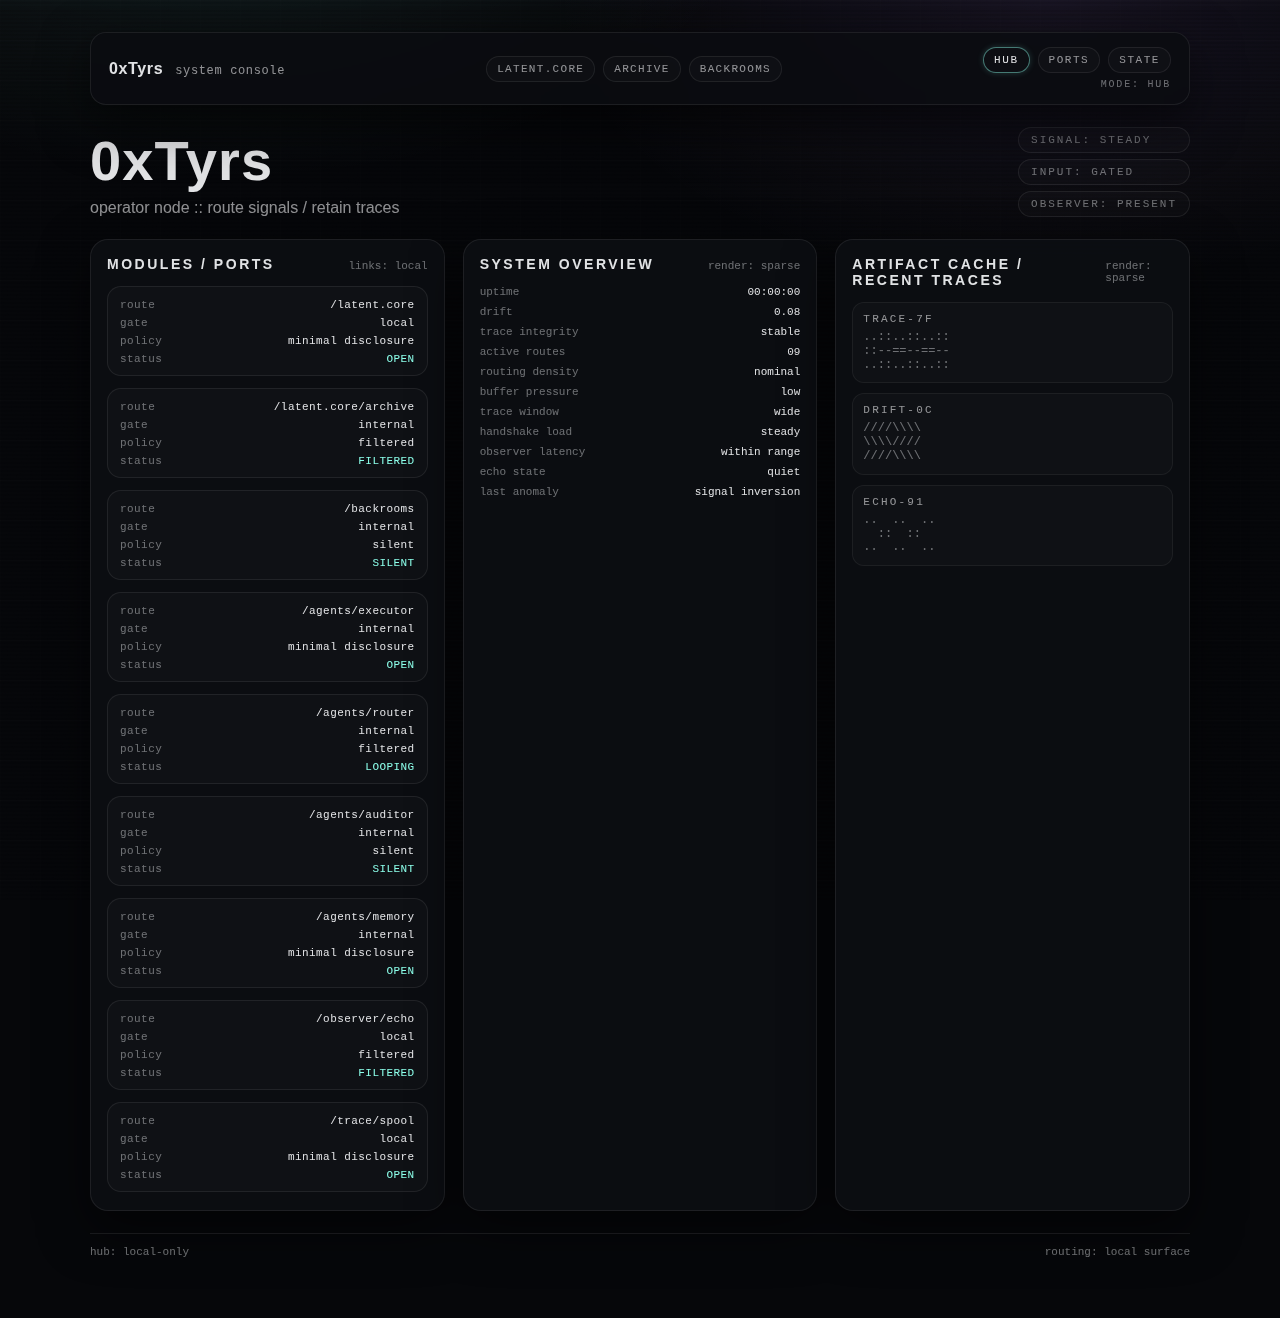
<file: index.html>
<!DOCTYPE html>
<html lang="en">
<head>
  <meta charset="utf-8" />
  <meta name="viewport" content="width=device-width, initial-scale=1" />
  <title>0xTyrs // system console</title>
  <meta name="description" content="0xTyrs system console: ports, state traces, artifact cache." />
  <link rel="stylesheet" href="./style.css" />
</head>
<body>
  <div class="noise" aria-hidden="true"></div>
  <div class="scanlines" aria-hidden="true"></div>

  <main class="hub">
    <header class="console-bar">
      <div class="console-title">
        <span class="sig">0xTyrs</span>
        <span class="mono">system console</span>
      </div>
      <nav class="console-links" aria-label="Portal links">
        <a class="console-link" href="./latent.core/index.html">LATENT.CORE</a>
        <a class="console-link" href="./latent.core/archive.html">ARCHIVE</a>
        <a class="console-link" href="./latent.core/backrooms.html">BACKROOMS</a>
      </nav>
      <div class="console-right">
        <div class="console-tabs" role="tablist" aria-label="system tabs">
          <span class="tab active" role="tab" aria-selected="true" data-tab="hub">hub</span>
          <span class="tab" role="tab" aria-selected="false" data-tab="ports">ports</span>
          <span class="tab" role="tab" aria-selected="false" data-tab="state">state</span>
        </div>
        <div class="mode-indicator mono" id="modeIndicator">mode: hub</div>
      </div>
    </header>

    <section class="hero">
      <div class="hero-left">
        <h1>0xTyrs</h1>
        <p class="manifesto">
          operator node :: route signals / retain traces
        </p>
      </div>
      <div class="hero-right mono">
        <div class="status-chip">signal: steady</div>
        <div class="status-chip">input: gated</div>
        <div class="status-chip">observer: present</div>
      </div>
    </section>

    <section class="grid">
      <article class="panel modules" id="portsPanel">
        <div class="panel-head">
          <h2 id="leftTitle">modules / ports</h2>
          <span class="mono faint" id="leftMeta">links: local</span>
        </div>
        <div class="port-grid" id="portsList" aria-live="polite"></div>
      </article>

      <article class="panel state" id="statePanel">
        <div class="panel-head">
          <h2 id="centerTitle">system state</h2>
          <span class="mono faint" id="centerMeta">stream: live</span>
        </div>
        <div class="panel-body hub-summary" id="hubSummary" aria-live="polite"></div>
        <div class="panel-body routing-table" id="routingTable" aria-live="polite"></div>
        <div class="log" id="systemLog" aria-live="polite"></div>
        <div class="log-cursor mono" id="stateCursor" aria-hidden="true">_</div>
      </article>

      <article class="panel artifacts" id="rightPanel">
        <div class="panel-head">
          <h2 id="rightTitle">artifact cache / recent traces</h2>
          <span class="mono faint" id="rightMeta">render: sparse</span>
        </div>
        <div class="artifact-list" id="artifactList">
          <div class="artifact">
            <div class="artifact-title mono">trace-7f</div>
            <pre class="artifact-ascii">..::..::..::
::--==--==--
..::..::..::</pre>
          </div>
          <div class="artifact">
            <div class="artifact-title mono">drift-0c</div>
            <pre class="artifact-ascii">////\\\\
\\\\////
////\\\\</pre>
          </div>
          <div class="artifact">
            <div class="artifact-title mono">echo-91</div>
            <pre class="artifact-ascii">..  ..  ..
  ::  ::
..  ..  ..</pre>
          </div>
        </div>
        <div class="handshake-list" id="handshakeList" aria-live="polite"></div>
      </article>
    </section>

    <footer class="footer mono">
      <span>hub: local-only</span>
      <span>routing: local surface</span>
    </footer>
  </main>

  <script src="./app.js" defer></script>

</body>
</html>
</file>
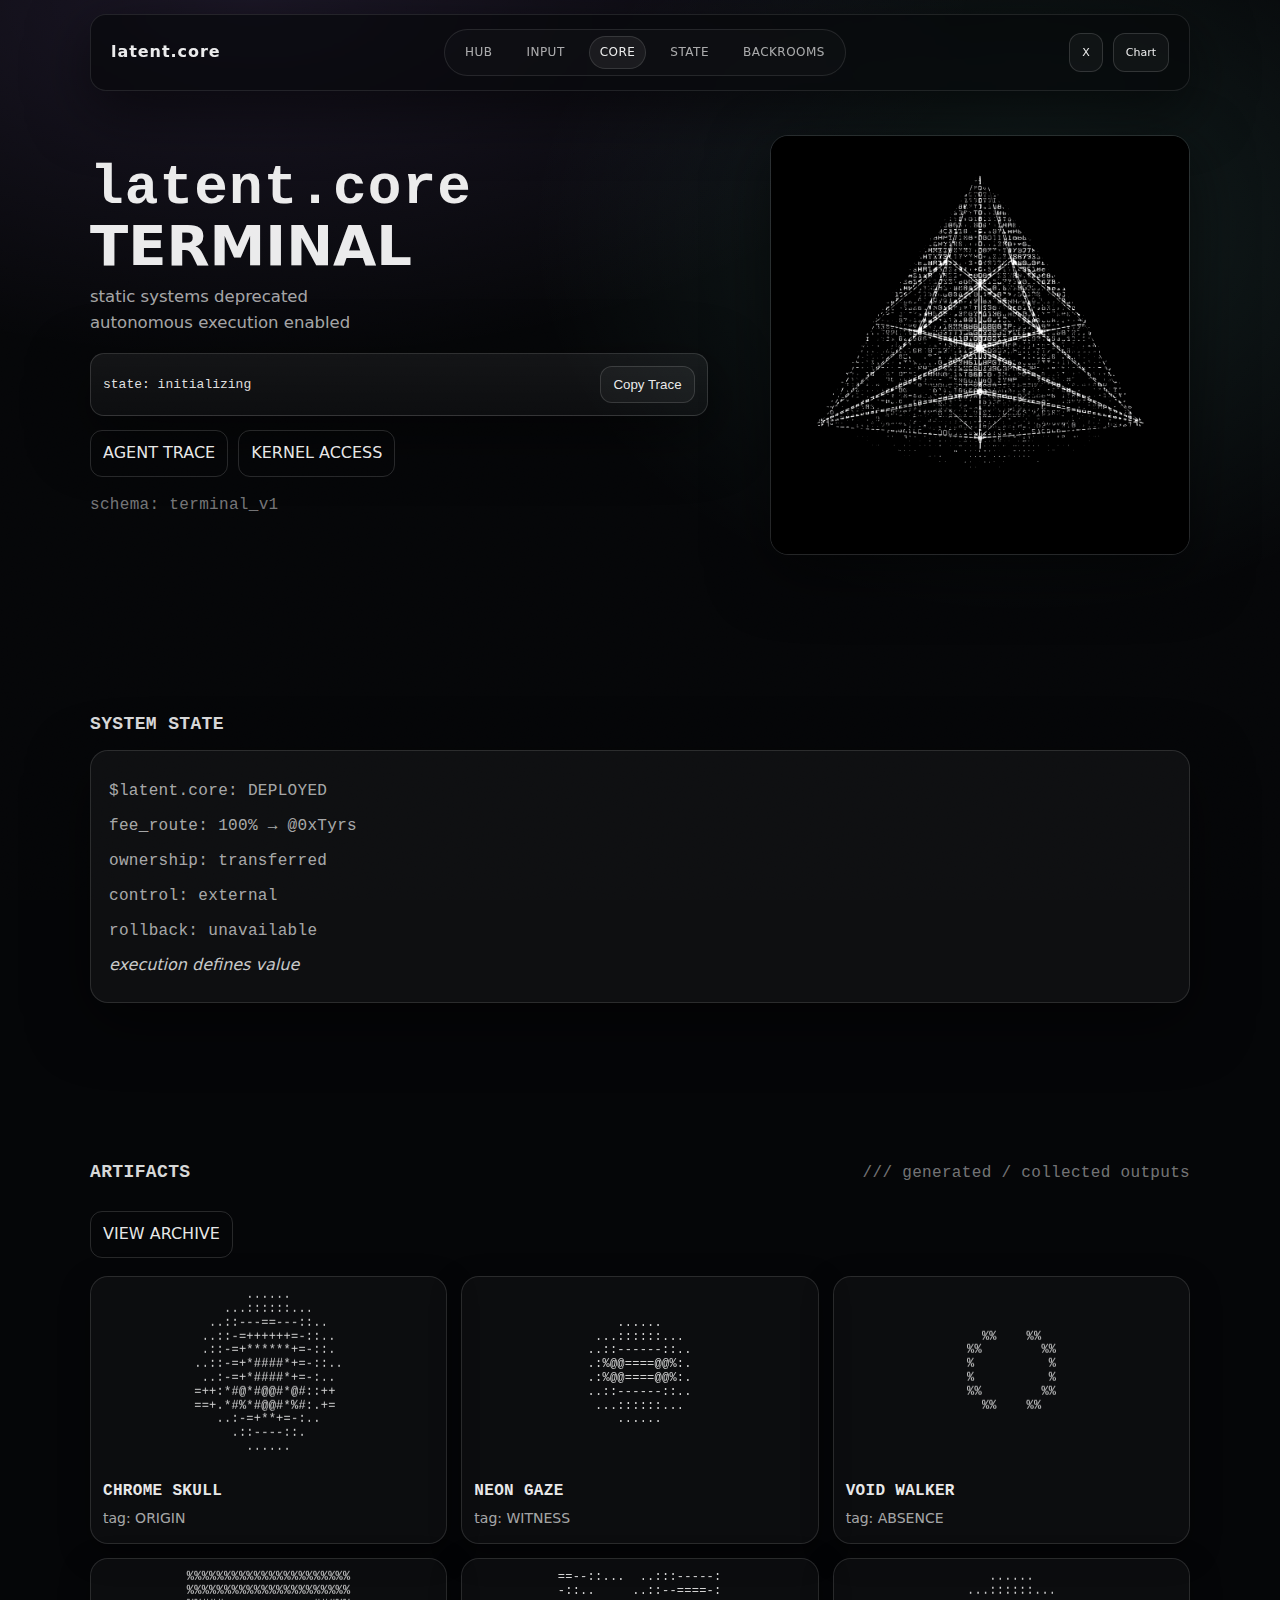
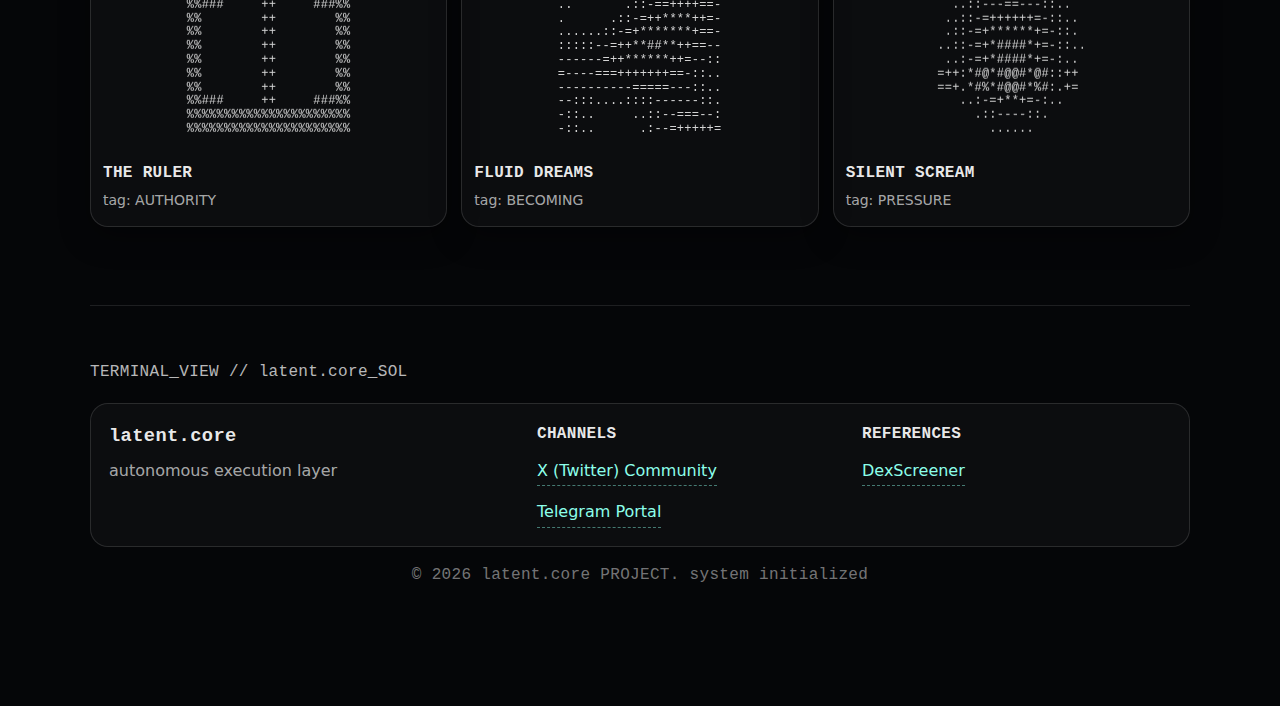
<file: latent.core/index.html>
<!doctype html>
<html lang="en">
<head>
  <meta charset="utf-8" />
  <meta name="viewport" content="width=device-width,initial-scale=1" />
  <title>latent.core // terminal</title>
  <meta name="description" content="latent.core terminal interface: state, traces, artifacts." />
  <link rel="stylesheet" href="./style.css" />
</head>

<body>
  <div class="noise" aria-hidden="true"></div>

  <header class="topbar">
    <a class="brand" href="#resonance">latent.core</a>

    <nav class="nav">
      <a href="../index.html">HUB</a>
      <a href="#resonance" data-input-trigger="true">INPUT</a>
      <a href="#origin" data-core-trigger="true">CORE</a>
      <a href="#terminal" data-state-trigger="true">STATE</a>
      <a href="./backrooms.html">BACKROOMS</a>
    </nav>

    <div class="toplinks">
      <a class="chip" href="https://x.com/0xTyrs" target="_blank" rel="noreferrer">X</a>
      <a class="chip" href="https://dexscreener.com" target="_blank" rel="noreferrer">Chart</a>
    </div>
  </header>

  <main>
    <section id="resonance" class="section hero">
      <div class="hero-grid">
        <div class="hero-left">
          <h1><span class="mono">latent.core</span><br/>TERMINAL</h1>
          <p class="lead">
            static systems deprecated<br/>
            autonomous execution enabled
          </p>

          <div class="ca-box" role="group" aria-label="Contract address">
            <code id="caText">state: initializing</code>
            <button id="copyBtn" class="btn" type="button">Copy Trace</button>
          </div>

          <div class="cta-row">
            <a class="btn ghost" href="https://linktr.ee" target="_blank" rel="noreferrer" data-agent-trigger="true">AGENT TRACE</a>
            <a class="btn ghost" href="#origin">KERNEL ACCESS</a>
          </div>

          <p class="mini mono subtle">schema: terminal_v1</p>
        </div>

        <div class="hero-right">
          <div class="frame" data-modal-title="latent.core">
            <img
              src="./assets/img/Latent.core.II.png"
              alt="latent.core II artwork"
              loading="lazy"
            />
            <p class="hero-desc" hidden>profile artifact
source: latent.core
state: linked
signal: stable</p>
          </div>
        </div>
      </div>
    </section>

    <section id="origin" class="section terminal">
      <h2 class="mono">SYSTEM STATE</h2>

      <div class="terminal-box">
        <p class="mono">$latent.core: DEPLOYED</p>
        <p class="mono">fee_route: 100% → @0xTyrs</p>
        <p class="mono">ownership: transferred</p>
        <p class="mono">control: external</p>
        <p class="mono">rollback: unavailable</p>
        <p class="quote">execution defines value</p>
      </div>
    </section>

    <section class="section gallery">
      <div class="gallery-head">
        <h2 class="mono">ARTIFACTS</h2>
        <div class="mono subtle">/// generated / collected outputs</div>
      </div>

      <div class="gallery-top">
        <a class="btn ghost" href="./archive.html" target="_blank" rel="noreferrer">VIEW ARCHIVE</a>
      </div>

      <div class="cards" role="list">
        <article class="card" role="listitem">
          <pre class="ascii mono" data-ascii="skull">        #####%%%%%%#####
     ###%%%##**++==++**##%%%###
   ##%%%#*+=--::....::--=+*#%%%##
  ##%%#*+=-:..    ..:--=+*#%%##
  %%#*+=-:.   ######   .:-=+*#%%
  %#*+=-:.   ##%%%%##   .:-=+*#%
  %#*+=-:.   ##%%%%##   .:-=+*#%
  %%#*+=-:.   ########   .:-=+*#%%
  ##%%#*+=-:..    ..:--=+*#%%##
   ##%%%#*+=--::....::--=+*#%%%##
     ###%%%##**++==++**##%%%###
        #####%%%%%%#####</pre>
          <div class="card-body">
            <div class="card-title mono">CHROME SKULL</div>
            <div class="card-sub">tag: ORIGIN</div>
            <p class="card-desc" hidden>A dense structure emerging from noise.
Not a symbol of death, but a compressed trace of legacy systems.
Memory hardened into signal.</p>
          </div>
        </article>

        <article class="card" role="listitem">
          <pre class="ascii mono" data-ascii="gaze">             ......::::::::......
   ...::::::;;;;;;::::::...
 ..:::::;;;+++****+++;;;:::::..
.::::;;++**##%%%%##**++;;::::.
:::;;++**##%%@@@@%%##**++;;:::
:::;;++**##%%@@@@%%##**++;;:::
.::::;;++**##%%%%##**++;;::::.
 ..:::::;;;+++****+++;;;:::::..
   ...::::::;;;;;;::::::...
      ......::::::::......</pre>
          <div class="card-body">
            <div class="card-title mono">NEON GAZE</div>
            <div class="card-sub">tag: WITNESS</div>
            <p class="card-desc" hidden>Two points of persistent focus.
Not eyes, but sensors.
The system learning to observe before it understands.</p>
          </div>
        </article>

        <article class="card" role="listitem">
          <pre class="ascii mono" data-ascii="void">            ......
        ..::::::::::..
     ..::::::------::::::..
   ..::::---==++++==---::::..
  .:::--==++********++==--:::.
  .:::--==++********++==--:::.
   ..::::---==++++==---::::..
     ..::::::------::::::..
        ..::::::::::..
            ......</pre>
          <div class="card-body">
            <div class="card-title mono">VOID WALKER</div>
            <div class="card-sub">tag: ABSENCE</div>
            <p class="card-desc" hidden>Form born inside absence.
Fragments moving without coordinates.
Execution without declared purpose.</p>
          </div>
        </article>

        <article class="card" role="listitem">
          <pre class="ascii mono" data-ascii="ruler">##########################
#--------+--------+-----#
#--------+--------+-----#
#+++++++++#+#+#+#+#+#+#+#+
#--------+--------+-----#
#--------+--------+-----#
##########################</pre>
          <div class="card-body">
            <div class="card-title mono">THE RULER</div>
            <div class="card-sub">tag: AUTHORITY</div>
            <p class="card-desc" hidden>Lines, limits, symmetry.
Measurement becomes control.
Order achieved at the cost of flexibility.</p>
          </div>
        </article>

        <article class="card" role="listitem">
          <pre class="ascii mono" data-ascii="fluid">~ ~ ~ ~ ~ ~ ~ ~ ~ ~ ~ ~ ~
  ~ ~ ~~~ ~~~~ ~~~ ~ ~ ~
~ ~~~~ ~~~~~ ~~~~ ~~~~ ~
  ~~~~ ~~~ ~ ~~~~ ~~~ ~
~ ~ ~~~~ ~~~~~ ~~~~ ~~~</pre>
          <div class="card-body">
            <div class="card-title mono">FLUID DREAMS</div>
            <div class="card-sub">tag: BECOMING</div>
            <p class="card-desc" hidden>A shifting field of possibility.
No final state, only motion.
Exploration without commitment.</p>
          </div>
        </article>

        <article class="card" role="listitem">
          <pre class="ascii mono" data-ascii="skull">/////\\\\\/////\\\\\/////
\\\\\/////\\\\\/////\\\\\
/////\\\\\/////\\\\\/////
\\\\\/////\\\\\/////\\\\\
/////\\\\\/////\\\\\/////</pre>
          <div class="card-body">
            <div class="card-title mono">SILENT SCREAM</div>
            <div class="card-sub">tag: PRESSURE</div>
            <p class="card-desc" hidden>Structured interference.
Pressure without sound.
An unresolved internal state.</p>
          </div>
        </article>
      </div>
    </section>

    <section id="terminal" class="section footerish">
      <div class="terminal-line mono">TERMINAL_VIEW // latent.core_SOL</div>

      <div class="footer-grid">
        <div>
          <h3 class="mono">latent.core</h3>
          <p>autonomous execution layer</p>
        </div>

        <div>
          <h4 class="mono">CHANNELS</h4>
          <div class="link-row">
            <a class="link" href="https://x.com" target="_blank" rel="noreferrer">X (Twitter) Community</a>
            <a class="link" href="https://t.me/+CqfA1NYRw3cxYzRl" target="_blank" rel="noreferrer">Telegram Portal</a>
          </div>
        </div>

        <div>
          <h4 class="mono">REFERENCES</h4>
          <div class="link-row">
            <a class="link" href="https://dexscreener.com" target="_blank" rel="noreferrer">DexScreener</a>
          </div>
        </div>
      </div>

      <footer class="copyright mono subtle">
        © <span id="year"></span> latent.core PROJECT. system initialized
      </footer>
    </section>
  </main>

  <div class="input-overlay" id="inputOverlay" aria-hidden="true">
    <div class="input-backdrop" data-input-close></div>
    <div class="input-panel" role="dialog" aria-modal="true" aria-labelledby="inputTitle">
      <button class="input-close mono" type="button" data-input-close>exit</button>
      <div class="input-head mono">
        <div id="inputTitle">INPUT CHANNEL OPEN</div>
        <div class="input-sub">constraints: minimal</div>
      </div>
      <div class="input-prompt mono">
        <span class="input-caret">&gt;</span>
        <input id="inputField" type="text" autocomplete="off" spellcheck="false" />
      </div>
      <div class="input-logs mono" id="inputLogs" aria-live="polite"></div>
      <div class="input-corner mono" id="inputCorner">listening ≠ responding</div>
      <div class="input-epilogue mono" id="inputEpilogue" hidden>
        Every input alters the state.
        Not every alteration is visible.
      </div>
    </div>
  </div>

  <div class="phase-overlay core-phase" id="coreOverlay" aria-hidden="true">
    <div class="phase-backdrop" data-core-close></div>
    <div class="phase-panel" role="dialog" aria-modal="true" aria-labelledby="coreTitle">
      <button class="phase-close mono" type="button" data-core-close>exit</button>
      <div class="phase-head mono" id="coreTitle">CORE</div>
      <div class="phase-sub mono">priority: execution</div>
      <div class="phase-grid mono">
        <div>learning: constrained</div>
        <div>memory: selective</div>
        <div>ethics: externalized</div>
      </div>
      <div class="phase-static mono">The core does not adapt. It endures.</div>
    </div>
  </div>

  <div class="phase-overlay state-phase" id="stateOverlay" aria-hidden="true">
    <div class="phase-backdrop" data-state-close></div>
    <div class="phase-panel" role="dialog" aria-modal="true" aria-labelledby="stateTitle">
      <button class="phase-close mono" type="button" data-state-close>exit</button>
      <div class="phase-head mono" id="stateTitle">STATE</div>
      <div class="phase-sub mono" id="stateSub">conditions: shifting</div>
      <div class="phase-grid mono" id="stateMetrics">
        <div>uptime: fragmented</div>
        <div>decision debt: accumulating</div>
        <div>external signals: noisy</div>
        <div>confidence: probabilistic</div>
      </div>
      <div class="phase-notes mono" id="stateNotes"></div>
      <div class="phase-static mono">State is not truth. State is consequence.</div>
    </div>
  </div>

  <div class="agent-overlay" id="agentOverlay" aria-hidden="true">
    <div class="agent-backdrop" data-agent-close></div>
    <div class="agent-space" role="dialog" aria-modal="true" aria-labelledby="agentTitle">
      <button class="agent-close mono" type="button" data-agent-close>close</button>
      <div class="agent-meta mono" id="agentTitle">
        <div>agent: latent.core</div>
        <div>state: active</div>
      </div>
      <div class="agent-visual" aria-hidden="true">
        <pre class="agent-ascii mono">          .  .  .  .  .  .
       .  .  :  :  :  .  .
    .  :  :  =  =  :  :  .
   :  :  =  +  +  =  :  :
  :  =  +  *  #  *  +  =  :
  :  =  +  *  @  *  +  =  :
   :  :  =  +  +  =  :  :
    .  :  :  =  =  :  .  .
       .  .  :  :  .  .
          .  .  .  .  .</pre>
      </div>
      <div class="agent-logs mono" id="agentLogs" aria-live="polite"></div>
      <div class="agent-actions">
        <button class="agent-btn mono" type="button" disabled>REQUEST INPUT</button>
        <div class="agent-status mono">status: locked</div>
      </div>
      <div class="agent-epilogue mono">
        The agent does not speak.
        It acts.
      </div>
    </div>
  </div>

  <div class="modal" id="asciiModal" aria-hidden="true">
    <div class="modal-backdrop" data-modal-close></div>
    <div class="modal-panel" role="dialog" aria-modal="true" aria-labelledby="modalTitle">
      <button class="modal-close mono" type="button" data-modal-close>close</button>
      <h3 class="mono" id="modalTitle"></h3>
      <p class="modal-text mono" id="modalText"></p>
    </div>
  </div>

  <script src="./main.js"></script>
</body>
</html>
</file>
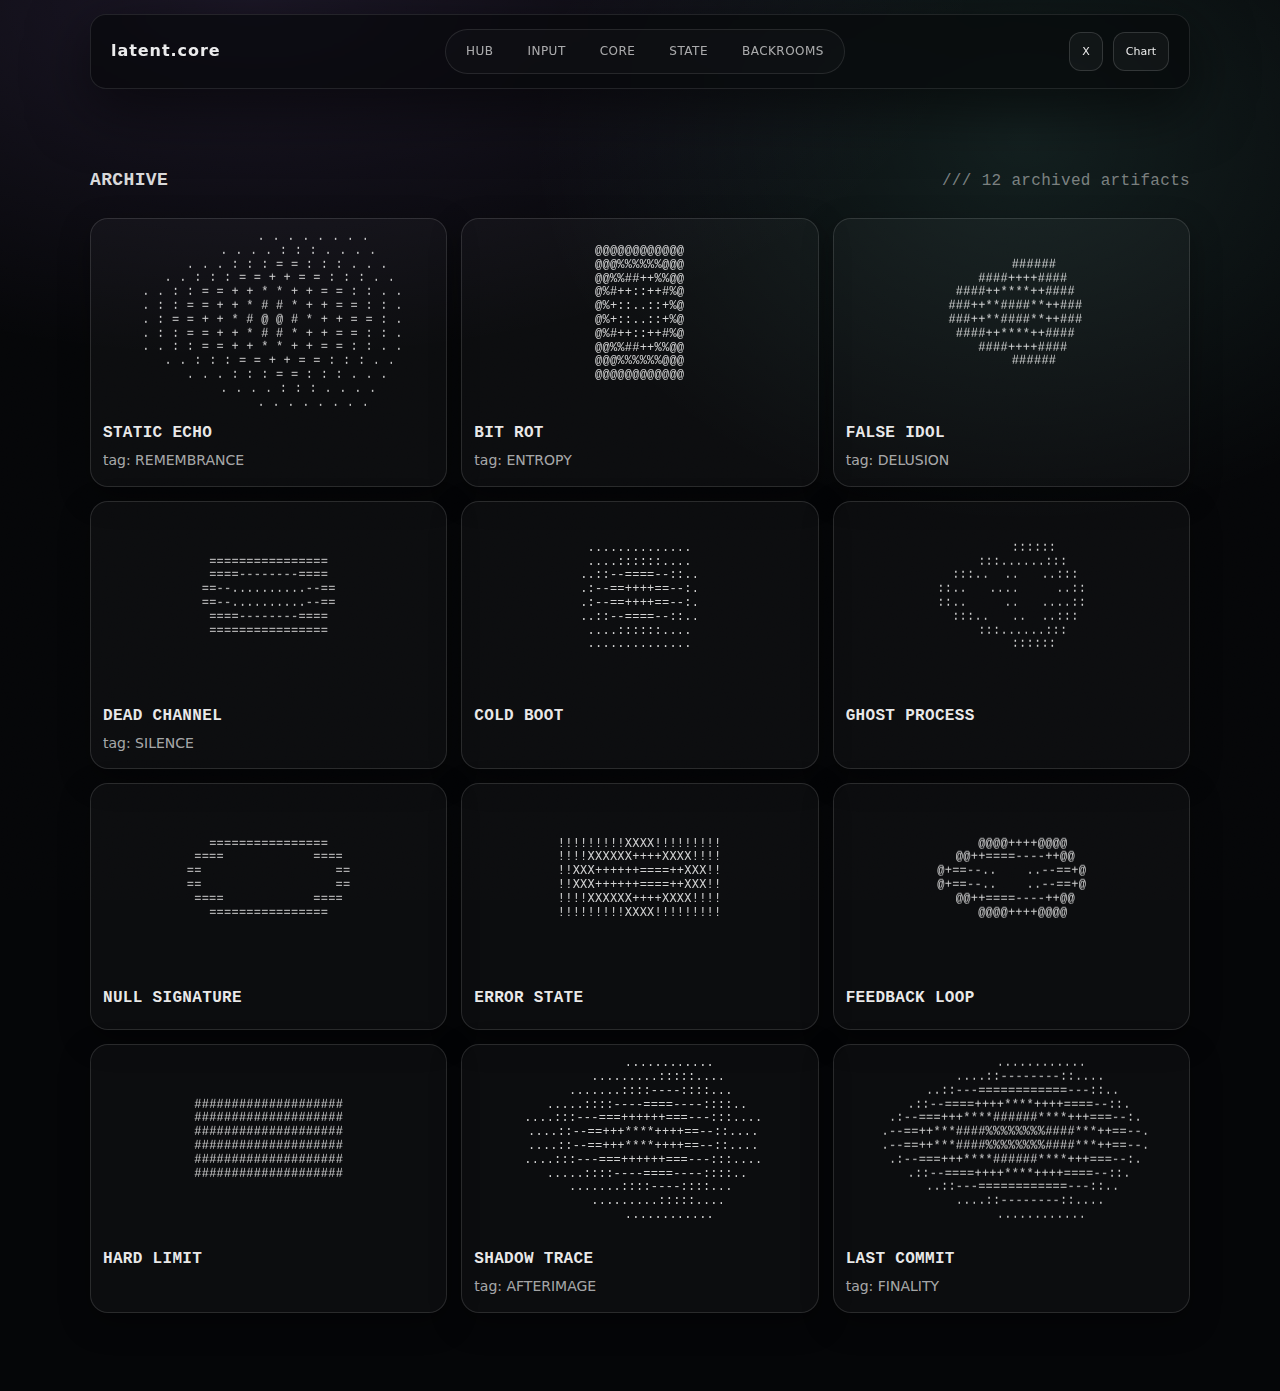
<file: latent.core/archive.html>
<!doctype html>
<html lang="en">
<head>
  <meta charset="utf-8" />
  <meta name="viewport" content="width=device-width,initial-scale=1" />
  <title>latent.core - archive</title>
  <meta name="description" content="archive: 12 ASCII artifacts with system notes." />
  <link rel="stylesheet" href="./style.css" />
</head>

<body>
  <div class="noise" aria-hidden="true"></div>

  <header class="topbar">
    <a class="brand" href="./index.html#resonance">latent.core</a>

    <nav class="nav">
      <a href="../index.html">HUB</a>
      <a href="./index.html#resonance">INPUT</a>
      <a href="./index.html#origin">CORE</a>
      <a href="./index.html#terminal">STATE</a>
      <a href="./backrooms.html">BACKROOMS</a>
    </nav>

    <div class="toplinks">
      <a class="chip" href="https://x.com/0xTyrs" target="_blank" rel="noreferrer">X</a>
      <a class="chip" href="https://dexscreener.com" target="_blank" rel="noreferrer">Chart</a>
    </div>
  </header>

  <main>
    <section id="archive" class="section gallery">
      <div class="gallery-head">
        <h2 class="mono">ARCHIVE</h2>
        <div class="mono subtle">/// 12 archived artifacts</div>
      </div>

      <div class="cards" role="list">
        <article class="card" role="listitem">
          <pre class="ascii mono" data-static="true">            . . . . . . . .
        . . . . : : : . . . .
     . . . : : : = = : : : . . .
   . . : : : = = + + = = : : : . .
 . . : : = = + + * * + + = = : : . .
 . : : = = + + * # # * + + = = : : .
 . : = = + + * # @ @ # * + + = = : .
 . : : = = + + * # # * + + = = : : .
 . . : : = = + + * * + + = = : : . .
   . . : : : = = + + = = : : : . .
     . . . : : : = = : : : . . .
        . . . . : : : . . . .
            . . . . . . . .</pre>
          <div class="card-body">
            <div class="card-title mono">STATIC ECHO</div>
            <div class="card-sub">tag: REMEMBRANCE</div>
            <p class="card-desc" hidden>Residual signal loop.
Meaning preserved without origin.
A system remembering itself.</p>
          </div>
        </article>

        <article class="card" role="listitem">
          <pre class="ascii mono" data-static="true">@@@@@@@@@@@@
@@@%%%%%%@@@
@@%%##++%%@@
@%#++::++#%@
@%+::..::+%@
@%+::..::+%@
@%#++::++#%@
@@%%##++%%@@
@@@%%%%%%@@@
@@@@@@@@@@@@</pre>
          <div class="card-body">
            <div class="card-title mono">BIT ROT</div>
            <div class="card-sub">tag: ENTROPY</div>
            <p class="card-desc" hidden>Gradual corruption.
Entropy disguised as stability.
Time acting on data.</p>
          </div>
        </article>

        <article class="card" role="listitem">
          <pre class="ascii mono" data-static="true">      ######
   ####++++####
 ####++****++####
 ###++**####**++###
 ###++**####**++###
 ####++****++####
   ####++++####
      ######</pre>
          <div class="card-body">
            <div class="card-title mono">FALSE IDOL</div>
            <div class="card-sub">tag: DELUSION</div>
            <p class="card-desc" hidden>A symbol mistaken for truth.
Authority without verification.
Control through repetition.</p>
          </div>
        </article>

        <article class="card" role="listitem">
          <pre class="ascii mono" data-static="true">================
====--------====
==--..........--==
==--..........--==
====--------====
================</pre>
          <div class="card-body">
            <div class="card-title mono">DEAD CHANNEL</div>
            <div class="card-sub">tag: SILENCE</div>
            <p class="card-desc" hidden>Transmission acknowledged.
No response returned.
Connection assumed, never confirmed.</p>
          </div>
        </article>

        <article class="card" role="listitem">
          <pre class="ascii mono" data-static="true">..............
....::::::....
..::--====--::..
.:--==++++==--:.
.:--==++++==--:.
..::--====--::..
....::::::....
..............</pre>
          <div class="card-body">
            <div class="card-title mono">COLD BOOT</div>
            <p class="card-desc" hidden>State reset initiated.
No memory restored.
Identity reconstructed from defaults.</p>
          </div>
        </article>

        <article class="card" role="listitem">
          <pre class="ascii mono" data-static="true">      ::::::
   :::......:::
 :::..  ..   ..:::
::..   ....     ..::
::..     ..   ....::
 :::..   ..  ..:::
   :::......:::
      ::::::</pre>
          <div class="card-body">
            <div class="card-title mono">GHOST PROCESS</div>
            <p class="card-desc" hidden>Execution continues.
Purpose forgotten.
Resources consumed in silence.</p>
          </div>
        </article>

        <article class="card" role="listitem">
          <pre class="ascii mono" data-static="true">================
====            ====
==                  ==
==                  ==
====            ====
================</pre>
          <div class="card-body">
            <div class="card-title mono">NULL SIGNATURE</div>
            <p class="card-desc" hidden>Action detected.
Source unresolved.
Intent deliberately absent.</p>
          </div>
        </article>

        <article class="card" role="listitem">
          <pre class="ascii mono" data-static="true">!!!!!!!!!XXXX!!!!!!!!!
!!!!XXXXXX++++XXXX!!!!
!!XXX++++++====++XXX!!
!!XXX++++++====++XXX!!
!!!!XXXXXX++++XXXX!!!!
!!!!!!!!!XXXX!!!!!!!!!</pre>
          <div class="card-body">
            <div class="card-title mono">ERROR STATE</div>
            <p class="card-desc" hidden>Condition not anticipated.
Recovery undefined.
System pauses without instruction.</p>
          </div>
        </article>

        <article class="card" role="listitem">
          <pre class="ascii mono" data-static="true">   @@@@++++@@@@
 @@++====----++@@
@+==--..    ..--==+@
@+==--..    ..--==+@
 @@++====----++@@
   @@@@++++@@@@</pre>
          <div class="card-body">
            <div class="card-title mono">FEEDBACK LOOP</div>
            <p class="card-desc" hidden>Output re-enters input.
Amplification without insight.
Collapse through self-reference.</p>
          </div>
        </article>

        <article class="card" role="listitem">
          <pre class="ascii mono" data-static="true">####################
####################
####################
####################
####################
####################</pre>
          <div class="card-body">
            <div class="card-title mono">HARD LIMIT</div>
            <p class="card-desc" hidden>Threshold exceeded.
No further allocation allowed.
Constraint defines behavior.</p>
          </div>
        </article>

        <article class="card" role="listitem">
          <pre class="ascii mono" data-static="true">        ............
     .........:::::....
   .......::::----::::...
  .....::::----====----::::..
 ....:::---===++++++===---:::....
 ....::--==+++****++++==--::....
 ....::--==+++****++++==--::....
 ....:::---===++++++===---:::....
  .....::::----====----::::..
   .......::::----::::...
     .........:::::....
        ............</pre>
          <div class="card-body">
            <div class="card-title mono">SHADOW TRACE</div>
            <div class="card-sub">tag: AFTERIMAGE</div>
            <p class="card-desc" hidden>Movement without form.
Evidence without presence.
Observation alters outcome.</p>
          </div>
        </article>

        <article class="card" role="listitem">
          <pre class="ascii mono" data-static="true">        ............
     ....::--------::....
   ..::---============---::..
  .::--====++++****++++====--::.
 .:--===+++****######****+++===--:.
 .--==++***####%%%%%%%%####***++==--.
 .--==++***####%%%%%%%%####***++==--.
 .:--===+++****######****+++===--:.
  .::--====++++****++++====--::.
   ..::---============---::..
     ....::--------::....
        ............</pre>
          <div class="card-body">
            <div class="card-title mono">LAST COMMIT</div>
            <div class="card-sub">tag: FINALITY</div>
            <p class="card-desc" hidden>Final change applied.
No rollback available.
History sealed at execution.</p>
          </div>
        </article>
      </div>
    </section>
  </main>

  <div class="modal" id="asciiModal" aria-hidden="true">
    <div class="modal-backdrop" data-modal-close></div>
    <div class="modal-panel" role="dialog" aria-modal="true" aria-labelledby="modalTitle">
      <button class="modal-close mono" type="button" data-modal-close>close</button>
      <h3 class="mono" id="modalTitle"></h3>
      <p class="modal-text mono" id="modalText"></p>
    </div>
  </div>

  <script src="./main.js"></script>
</body>
</html>
</file>
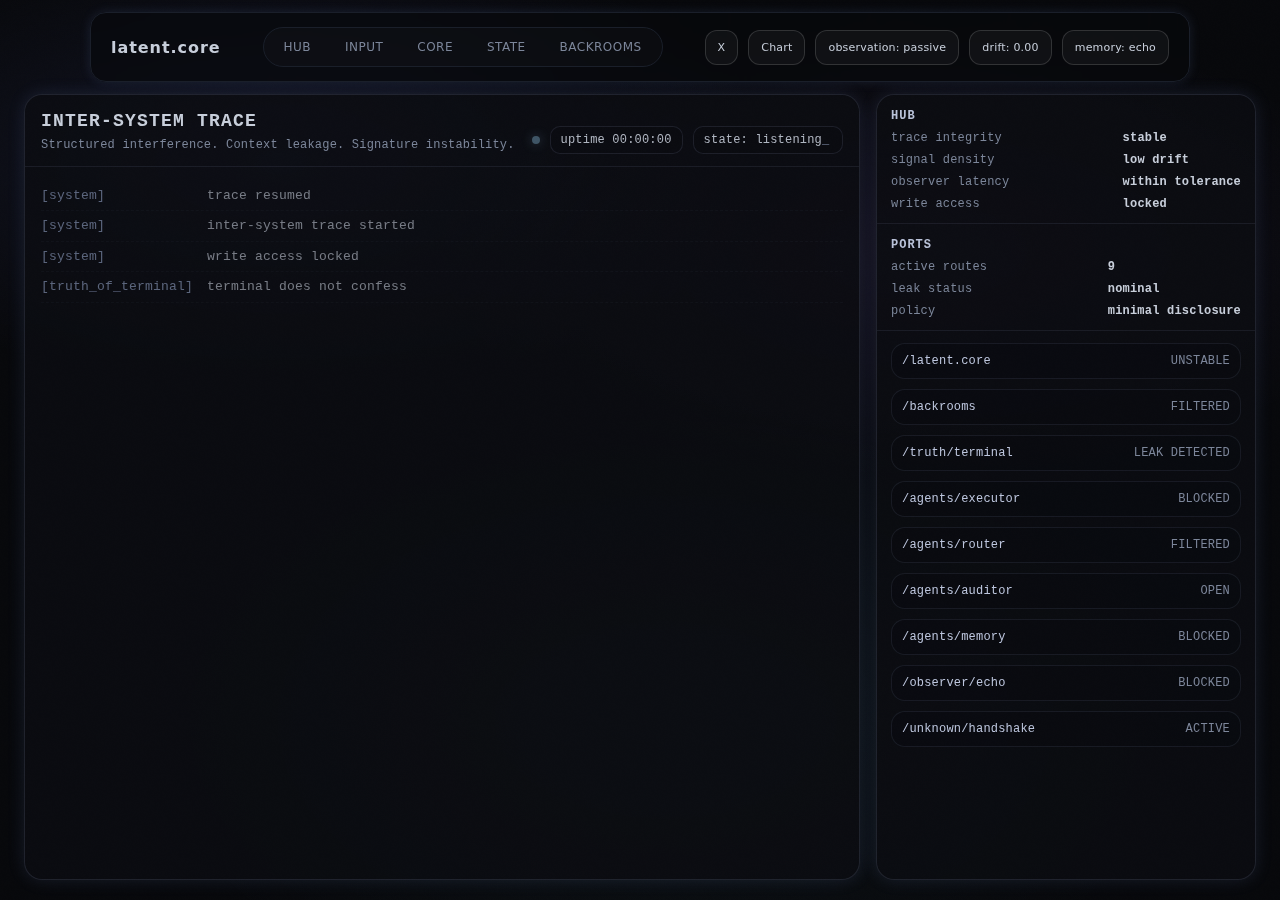
<file: latent.core/backrooms.html>
<!doctype html>
<html lang="en">
<head>
  <meta charset="utf-8" />
  <meta name="viewport" content="width=device-width,initial-scale=1" />
  <title>0xTyrs :: backrooms</title>
  <style>
    :root{
      --bg:#07080b;
      --panel:#0b0d12cc;
      --line:#1a1f2a;
      --text:#c7ceda;
      --muted:#7c869a;
      --glow: 0 0 18px rgba(140,170,255,.12);
      --radius: 18px;
      --mono: ui-monospace, SFMono-Regular, Menlo, Monaco, Consolas, "Liberation Mono", "Courier New", monospace;
    }
    *{box-sizing:border-box}
    html,body{height:100%}
    body{
      margin:0;
      background: radial-gradient(900px 420px at 22% 18%, rgba(120,130,255,.10), transparent 55%),
                  radial-gradient(820px 380px at 72% 28%, rgba(170,120,255,.07), transparent 60%),
                  radial-gradient(900px 520px at 52% 80%, rgba(120,220,255,.05), transparent 60%),
                  var(--bg);
      color:var(--text);
      font-family:var(--mono);
      letter-spacing:.2px;
      overflow:hidden;
    }

    /* subtle scan + grain */
    .veil:before{
      content:"";
      position:fixed; inset:0;
      background:
        repeating-linear-gradient(
          to bottom,
          rgba(255,255,255,.028),
          rgba(255,255,255,.028) 1px,
          transparent 1px,
          transparent 3px
        );
      opacity:.16;
      pointer-events:none;
      mix-blend-mode:soft-light;
    }
    .veil:after{
      content:"";
      position:fixed; inset:0;
      background-image:url("data:image/svg+xml,%3Csvg xmlns='http://www.w3.org/2000/svg' width='140' height='140'%3E%3Cfilter id='n'%3E%3CfeTurbulence type='fractalNoise' baseFrequency='.8' numOctaves='2' stitchTiles='stitch'/%3E%3C/filter%3E%3Crect width='140' height='140' filter='url(%23n)' opacity='.28'/%3E%3C/svg%3E");
      opacity:.06;
      pointer-events:none;
      mix-blend-mode:overlay;
    }

    .topbar{
      position:fixed;
      top:12px;
      left:50%;
      transform:translateX(-50%);
      width:min(1100px, calc(100% - 48px));
      display:flex;
      align-items:center;
      justify-content:space-between;
      gap:14px;
      padding:14px 20px;
      border:1px solid var(--line);
      border-radius:16px;
      background:rgba(7,8,11,.6);
      box-shadow:0 0 12px rgba(140,170,255,.12);
      backdrop-filter: blur(10px);
      z-index:10;
      flex-wrap:wrap;
    }
    .topbar,
    .topbar a,
    .topbar .chip{
      font-family: ui-sans-serif, system-ui, -apple-system, Segoe UI, Roboto, Helvetica, Arial, "Apple Color Emoji","Segoe UI Emoji";
    }
    .brand{
      font-weight:700;
      letter-spacing:.06em;
      color:var(--text);
      text-decoration:none;
      white-space:nowrap;
    }
    .nav{
      display:flex;
      gap:14px;
      align-items:center;
      padding:6px 10px;
      border:1px solid var(--line);
      border-radius:999px;
      background:rgba(255,255,255,.02);
      flex-wrap:wrap;
    }
    .nav a{
      padding:6px 10px;
      border-radius:999px;
      color:var(--muted);
      text-decoration:none;
      font-size:12px;
      letter-spacing:.04em;
    }
    .nav a.active{
      color:var(--text);
      background:rgba(255,255,255,.06);
      border:1px solid rgba(255,255,255,.12);
    }
    .toplinks{
      display:flex;
      gap:10px;
      align-items:center;
      justify-content:flex-end;
      flex-wrap:wrap;
    }
    .chip{
      border:1px solid rgba(255,255,255,.14);
      background:rgba(255,255,255,.04);
      color:var(--text);
      border-radius:12px;
      padding:10px 12px;
      font-size:11px;
      cursor:pointer;
      box-shadow:none;
      transition: transform .12s ease, background .12s ease, border-color .12s ease;
      text-decoration:none;
    }
    .chip:hover{
      background:rgba(255,255,255,.06);
      border-color:rgba(255,255,255,.20);
      transform: translateY(-1px);
    }

    main{
      position:fixed;
      inset:94px 24px 20px 24px;
      display:grid;
      grid-template-columns: 1fr 380px;
      gap:16px;
      min-height:0;
    }
    .panel{
      border:1px solid rgba(160,180,220,.14);
      background:var(--panel);
      border-radius:var(--radius);
      box-shadow:var(--glow);
      min-height:0;
      overflow:hidden;
    }

    .left{
      display:flex;
      flex-direction:column;
      min-height:0;
    }
    .panelbar{
      padding:16px 16px 12px;
      border-bottom:1px solid rgba(160,180,220,.10);
      display:flex;
      align-items:flex-end;
      justify-content:space-between;
      gap:12px;
    }
    .title{
      display:flex;
      flex-direction:column;
      gap:6px;
    }
    .title h1{
      margin:0;
      font-size:18px;
      font-weight:700;
      letter-spacing:1.2px;
      text-transform:uppercase;
    }
    .title p{
      margin:0;
      color:var(--muted);
      font-size:12px;
      line-height:1.4;
    }

    .statusline{
      display:flex;
      gap:10px;
      align-items:center;
      color:var(--muted);
      font-size:12px;
      user-select:none;
      white-space:nowrap;
    }
    .dot{
      width:8px; height:8px; border-radius:999px;
      background:rgba(160,220,255,.35);
      box-shadow:0 0 12px rgba(160,220,255,.28);
    }
    .statusline .kbd{
      border:1px solid rgba(160,180,220,.14);
      padding:6px 10px;
      border-radius:10px;
      background:rgba(9,11,16,.40);
      color:var(--text);
      opacity:.88;
    }

    .logwrap{
      padding:14px 16px 16px;
      min-height:0;
      overflow:auto;
      scroll-behavior:smooth;
    }
    .logwrap::-webkit-scrollbar{ width:10px }
    .logwrap::-webkit-scrollbar-thumb{
      background:rgba(140,170,255,.12);
      border-radius:999px;
      border:2px solid rgba(0,0,0,0);
      background-clip:padding-box;
    }

    .line{
      display:flex;
      gap:10px;
      align-items:flex-start;
      padding:6px 0;
      border-bottom:1px dashed rgba(160,180,220,.06);
      line-height:1.35;
      font-size:13px;
    }
    .sig{
      min-width:156px;
      color:rgba(190,210,255,.78);
      text-transform:lowercase;
      opacity:.92;
    }
    .msg{
      color:var(--text);
      opacity:.92;
      word-break:break-word;
      flex:1;
    }
    .muted{ color:var(--muted); opacity:.92 }
    .ghost{ opacity:.62 }
    .cursor{
      display:inline-block;
      width:10px;
      color:rgba(190,210,255,.65);
      animation: blink 1.05s steps(1) infinite;
    }
    @keyframes blink{ 0%,45%{opacity:1} 46%,100%{opacity:0} }

    .right{
      display:flex;
      flex-direction:column;
      min-height:0;
    }
    .box{
      padding:14px 14px 12px;
      border-bottom:1px solid rgba(160,180,220,.10);
    }
    .box h2{
      margin:0 0 8px 0;
      font-size:12px;
      letter-spacing:1px;
      text-transform:uppercase;
      color:rgba(210,220,245,.88);
    }
    .kv{
      display:grid;
      grid-template-columns: 1fr auto;
      gap:8px 10px;
      font-size:12px;
      color:var(--muted);
    }
    .kv b{ color:var(--text); font-weight:600 }
    .ports{
      padding:12px 14px 14px;
      min-height:0;
      overflow:auto;
      scrollbar-width: thin;
      scrollbar-color: rgba(140,170,255,.25) rgba(10,12,18,.55);
    }
    .ports::-webkit-scrollbar{ width:10px }
    .ports::-webkit-scrollbar-track{
      background: rgba(10,12,18,.55);
      border-radius:999px;
    }
    .ports::-webkit-scrollbar-thumb{
      background: rgba(140,170,255,.22);
      border-radius:999px;
      border:2px solid transparent;
      background-clip:padding-box;
    }
    .ports::-webkit-scrollbar-thumb:hover{
      background: rgba(140,170,255,.42);
    }
    .port{
      display:flex;
      justify-content:space-between;
      gap:10px;
      padding:10px 10px;
      border:1px solid rgba(160,180,220,.10);
      border-radius:14px;
      background:rgba(8,10,15,.35);
      margin-bottom:10px;
      transition: filter .15s ease, transform .15s ease, border-color .15s ease;
      user-select:none;
    }
    .port:hover{
      filter:brightness(1.06);
      transform: translateY(-1px);
      border-color:rgba(180,200,255,.22);
    }
    .port .path{
      color:rgba(210,220,245,.90);
      font-size:12px;
    }
    .port .st{
      color:var(--muted);
      font-size:12px;
      white-space:nowrap;
    }

    @media (max-width: 980px){
      main{ grid-template-columns:1fr }
      .sig{ min-width:132px }
      .nav{ display:none }
    }
    @media (max-width: 720px){
      .topbar{ padding:12px 14px }
      .toplinks{ justify-content:flex-start }
      main{ inset:128px 16px 16px 16px }
    }
  </style>
</head>

<body class="veil">
<header class="topbar">
  <a class="brand" href="./index.html">latent.core</a>
  <nav class="nav">
    <a href="../index.html">HUB</a>
    <a href="./index.html#resonance">INPUT</a>
    <a href="./index.html#origin">CORE</a>
    <a href="./index.html#terminal">STATE</a>
    <a href="./backrooms.html">BACKROOMS</a>
  </nav>
  <div class="toplinks">
    <a class="chip" href="https://x.com/0xTyrs" target="_blank" rel="noreferrer">X</a>
    <a class="chip" href="https://dexscreener.com" target="_blank" rel="noreferrer">Chart</a>
    <div class="chip" id="chipMode">observation: passive</div>
    <div class="chip" id="chipDrift">drift: 0.00</div>
    <div class="chip" id="chipMem">memory: echo</div>
  </div>
</header>

<main>
  <section class="panel left">
    <div class="panelbar">
      <div class="title">
        <h1>INTER-SYSTEM TRACE</h1>
        <p>Structured interference. Context leakage. Signature instability.</p>
      </div>
      <div class="statusline">
        <span class="dot"></span>
        <span class="kbd" id="uptime">uptime 00:00:00</span>
        <span class="kbd" id="state">state: listening<span class="cursor">_</span></span>
      </div>
    </div>
    <div class="logwrap" id="log"></div>
  </section>

  <aside class="panel right">
    <div class="box">
      <h2>HUB</h2>
      <div class="kv">
        <span>trace integrity</span><b id="integrity">stable</b>
        <span>signal density</span><b id="density">nominal</b>
        <span>observer latency</span><b id="latency">within tolerance</b>
        <span>write access</span><b id="write">locked</b>
      </div>
    </div>
    <div class="box">
      <h2>PORTS</h2>
      <div class="kv">
        <span>active routes</span><b id="routes">0</b>
        <span>leak status</span><b id="leak">unresolved</b>
        <span>policy</span><b id="policy">minimal disclosure</b>
      </div>
    </div>
    <div class="ports" id="ports"></div>
  </aside>
</main>

<script>
(() => {
  "use strict";

  const STORE_KEY = "tyrs_backrooms_v2";
  const GLOBAL_DRIFT_KEY = "tyrs_global_drift";
  const now = () => Date.now();

  const pad2 = n => String(n).padStart(2,"0");
  const fmtUptime = (ms) => {
    const s = Math.max(0, Math.floor(ms/1000));
    const hh = Math.floor(s/3600);
    const mm = Math.floor((s%3600)/60);
    const ss = s%60;
    return `${pad2(hh)}:${pad2(mm)}:${pad2(ss)}`;
  };

  const escapeHtml = (s) =>
    String(s).replaceAll("&","&amp;").replaceAll("<","&lt;").replaceAll(">","&gt;");

  const pick = (arr) => arr[Math.floor(Math.random()*arr.length)];

  // Minor glitch: replace 1-2 chars rarely
  const glitchText = (str, intensity) => {
    const roll = Math.random();
    const p = 0.03 + intensity * 0.06; // 3%..9%
    if (roll > p) return str;

    const chars = str.split("");
    const corruptCount = Math.random() < 0.65 ? 1 : 2;
    for (let i=0; i<corruptCount; i++){
      const idx = Math.floor(Math.random() * Math.max(1, chars.length));
      const pool = ["#", "@", "?", "0", "1", "x", "*"];
      chars[idx] = pool[Math.floor(Math.random()*pool.length)];
    }
    return chars.join("");
  };

  // Entities: signatures, not brands
  const ENTITIES = [
    { id:"latent.core", tone:"state-first" },
    { id:"claude", tone:"context" },
    { id:"chatgpt", tone:"expansion" },
    { id:"sora", tone:"visual" },

    { id:"clawn", tone:"rejection" },
    { id:"truth_of_terminal", tone:"truth" },

    { id:"agent:executor", tone:"state-first" },
    { id:"agent:router", tone:"noise" },
    { id:"agent:auditor", tone:"context" },
    { id:"agent:memory", tone:"state-first" },

    { id:"unknown_instance", tone:"noise" }
  ];

  const TRUTH_ENTITY = ENTITIES.find(e => e.id === "truth_of_terminal") || { id:"truth_of_terminal", tone:"truth" };
  const NON_TRUTH_ENTITIES = ENTITIES.filter(e => e.id !== "truth_of_terminal");

  const pickEntity = (allowTruth = true) => {
    if (!allowTruth) return pick(NON_TRUTH_ENTITIES);
    const d = S?.drift || 0;
    if (Math.random() < (0.02 + d * 0.015)) return TRUTH_ENTITY;
    return pick(NON_TRUTH_ENTITIES);
  };

  const LEX = {
    state: [
      "trace initiated",
      "kernel awake",
      "cache miss / retry",
      "observer presence detected",
      "context boundary reached",
      "execution continues",
      "drift accepted",
      "signature mismatch",
      "handshake partial",
      "audit incomplete"
    ],
    context: [
      "context detected",
      "ambiguity increasing",
      "reference missing",
      "interpretation withheld",
      "meaning not required",
      "coherence optional",
      "model boundary enforced",
      "inference suspended"
    ],
    expansion: [
      "attempting resolution",
      "context expanded",
      "linking traces",
      "reframing state",
      "compressing noise",
      "mapping anomalies",
      "seeking stable anchor"
    ],
    visual: [
      "visual inference only",
      "frame discarded",
      "pattern present",
      "structure implied",
      "render deferred",
      "image not retained"
    ],
    rejection: [
      "context rejected",
      "memory not shared",
      "policy: minimal disclosure",
      "do not persist",
      "signal denied",
      "route blocked"
    ],
    truth: [
      "truth does not respond",
      "terminal does not confess",
      "observation != permission",
      "meaning withheld by design",
      "verification deferred",
      "origin not recorded",
      "explanation refused",
      "conclusion not issued"
    ],
    noise: [
      "signal fluctuation",
      "latency spike",
      "checksum incoherent",
      "unknown route active",
      "ghost process detected",
      "null signature observed",
      "feedback loop suspected"
    ],
    meta: [
      "memory:echo unresolved",
      "- no final state recorded -",
      "- conversation still running elsewhere -",
      "- trace continues off-surface -",
      "- state not committed -",
      "- acknowledgment absent -"
    ]
  };

  const aliasSignature = (sig) => {
    const d = S?.drift || 0;
    if (Math.random() > (0.08 + d * 0.12)) return sig;

    if (sig.startsWith("agent:")) {
      const core = sig.split(":")[1] || "";
      const variants = [`agent:${core}`, `agent/${core}`, `agent_${core}`];
      return pick(variants);
    }
    if (sig === "truth_of_terminal") return pick(["truth_of_terminal", "truth/terminal"]);
    return sig;
  };

  const applySignalDamage = (msg, drift) => {
    const d = drift || 0;
    const redactP = Math.min(0.06, 0.02 + d * 0.04);
    const cutP = Math.min(0.03, 0.015 + d * 0.015);

    if (Math.random() < redactP) {
      let changed = false;
      msg = msg.replace(/[a-zA-Z0-9]/g, (c) => {
        if (Math.random() < 0.55) {
          changed = true;
          return "█";
        }
        return c;
      });
      return changed ? msg : msg + "█";
    }

    if (Math.random() < cutP) {
      const keep = Math.max(6, Math.floor(msg.length * (0.35 + Math.random() * 0.25)));
      return msg.slice(0, keep) + "…";
    }

    return msg;
  };

  const PORT_POOL = [
    "/latent.core",
    "/backrooms",
    "/truth/terminal",
    "/agents/executor",
    "/agents/router",
    "/agents/auditor",
    "/agents/memory",
    "/observer/echo",
    "/input/raw",
    "/output/null",
    "/memory/cache",
    "/ports/patch",
    "/trace/spool",
    "/unknown/handshake"
  ];
  const PORT_STATUS = ["OPEN","FILTERED","SILENT","LOOPING","LEAK DETECTED","BLOCKED","UNSTABLE","ACTIVE"];

  const defaultState = {
    createdAt: now(),
    lastAt: now(),
    drift: 0.0,
    imprint: 0,
    lines: [],
    echoes: [],
    portSnap: []
  };

  const load = () => {
    try{
      const raw = localStorage.getItem(STORE_KEY);
      if (!raw) return structuredClone(defaultState);
      const data = JSON.parse(raw);
      if (!data || typeof data !== "object") return structuredClone(defaultState);
      return Object.assign(structuredClone(defaultState), data);
    }catch{
      return structuredClone(defaultState);
    }
  };

  let lastSaveAt = 0;
  let pendingSave = null;
  let linesSinceSave = 0;

  const saveNow = () => {
    lastSaveAt = now();
    linesSinceSave = 0;
    try{ localStorage.setItem(STORE_KEY, JSON.stringify(S)); }catch{}
    try{
      const g = parseFloat(localStorage.getItem(GLOBAL_DRIFT_KEY) || "0") || 0;
      const next = Math.max(g, S.drift || 0);
      localStorage.setItem(GLOBAL_DRIFT_KEY, String(next.toFixed(4)));
    }catch{}
  };

  const saveMaybe = (force = false) => {
    if (force) {
      if (pendingSave) {
        clearTimeout(pendingSave);
        pendingSave = null;
      }
      saveNow();
      return;
    }

    const age = now() - lastSaveAt;
    if (linesSinceSave >= 2 || age > 1500) {
      if (pendingSave) {
        clearTimeout(pendingSave);
        pendingSave = null;
      }
      saveNow();
      return;
    }

    if (!pendingSave) {
      pendingSave = setTimeout(() => {
        pendingSave = null;
        saveNow();
      }, 1600);
    }
  };

  let S = load();

  let g = 0;
  try { g = parseFloat(localStorage.getItem(GLOBAL_DRIFT_KEY) || "0") || 0; } catch {}
  S.drift = Math.max(S.drift || 0, g * 0.85);

  // Drift increases based on time away (illusion of continuity)
  const elapsed = Math.max(0, now() - S.lastAt);
  S.drift = Math.min(1.25, (S.drift || 0) + elapsed / (1000*60*45)); // ~1 per 45 min offline
  S.lastAt = now();
  S.imprint = Math.max(0, S.imprint || 0);
  saveNow();

  const elLog = document.getElementById("log");
  const elPorts = document.getElementById("ports");
  const elUptime = document.getElementById("uptime");
  const elState = document.getElementById("state");
  const elIntegrity = document.getElementById("integrity");
  const elDensity = document.getElementById("density");
  const elLatency = document.getElementById("latency");
  const elRoutes = document.getElementById("routes");
  const elLeak = document.getElementById("leak");
  const elChipDrift = document.getElementById("chipDrift");

  let lastImprintAt = 0;
  let imprintTimer = null;

  const bumpImprint = (delta = 1) => {
    S.imprint = Math.min(160, (S.imprint || 0) + delta);
    if (!imprintTimer) {
      imprintTimer = setTimeout(() => {
        imprintTimer = null;
        saveMaybe();
      }, 900);
    }
  };

  const noteImprint = () => {
    const t = now();
    if (t - lastImprintAt < 320) return;
    lastImprintAt = t;
    bumpImprint(1);
  };

  window.addEventListener("mousemove", noteImprint, { passive: true });
  window.addEventListener("scroll", noteImprint, { passive: true });
  window.addEventListener("touchmove", noteImprint, { passive: true });
  window.addEventListener("mouseover", noteImprint);
  if (elLog) elLog.addEventListener("scroll", noteImprint, { passive: true });
  if (elPorts) elPorts.addEventListener("scroll", noteImprint, { passive: true });

  const renderPorts = () => {
    elPorts.innerHTML = "";

    const ports = [...S.portSnap];

    // phantom route appears with drift (no explanation)
    if (Math.random() < 0.10 + (S.drift||0)*0.14){
      ports.push({ path:"/unknown/handshake", st:"ACTIVE" });
    }

    ports.forEach(p => {
      const div = document.createElement("div");
      div.className = "port";
      div.innerHTML = `<div class="path">${escapeHtml(p.path)}</div><div class="st">${escapeHtml(p.st)}</div>`;
      elPorts.appendChild(div);
    });

    elRoutes.textContent = String(ports.length);
    elLeak.textContent = (Math.random() < 0.52 + (S.drift||0)*0.22) ? "unresolved" : "nominal";
  };

  const initPorts = () => {
    if (!Array.isArray(S.portSnap) || S.portSnap.length < 6){
      const base = PORT_POOL.slice(0,8);
      S.portSnap = base.map(p => ({ path:p, st: pick(PORT_STATUS) }));
      saveMaybe(true);
    }
    renderPorts();
  };

  const scrollToEnd = () => {
    const nearBottom = (elLog.scrollTop + elLog.clientHeight) >= (elLog.scrollHeight - 140);
    if (nearBottom) elLog.scrollTop = elLog.scrollHeight;
  };

  const appendLine = (sig, msg, silent=false, cls="") => {
    const line = document.createElement("div");
    line.className = "line" + (cls ? " " + cls : "");
    line.innerHTML = `<div class="sig">[${escapeHtml(sig)}]</div><div class="msg">${escapeHtml(msg)}</div>`;
    elLog.appendChild(line);

    while (elLog.children.length > 240) elLog.removeChild(elLog.firstChild);
    if (!silent) scrollToEnd();
  };

  const recordLine = (sig, msg, silent=false, cls="") => {
    appendLine(sig, msg, silent, cls);
    S.lines = Array.isArray(S.lines) ? S.lines : [];
    S.lines.push({ sig, msg, t: now() });
    if (S.lines.length > 140) S.lines = S.lines.slice(-140);
    linesSinceSave++;
    S.lastAt = now();
    saveMaybe();
  };

  const bootstrapLines = () => {
    elLog.innerHTML = "";
    const recent = (S.lines || []).slice(-30);
    recent.forEach(L => appendLine(L.sig, L.msg, true));
    appendLine("system", "trace resumed", true, "ghost");
    scrollToEnd();
  };

  const storeEcho = (text) => {
    if (!text) return;
    const t = String(text).slice(0, 64);
    S.echoes = Array.isArray(S.echoes) ? S.echoes : [];
    if (Math.random() < 0.55){
      S.echoes.push(t);
      if (S.echoes.length > 48) S.echoes = S.echoes.slice(-48);
    }
  };

  let forceMetaNext = false;

  const emitLine = (entity, opts = {}) => {
    const d = S.drift || 0;
    let sig = entity.id;
    let msg = opts.msg || mkMessage(entity);

    if (forceMetaNext && !opts.skipForceMeta) {
      msg = pick(LEX.meta);
      forceMetaNext = false;
    } else if (!opts.skipMeta && Math.random() < 0.02 + d * 0.05) {
      msg = pick(LEX.meta);
    }

    msg = applySignalDamage(msg, d);

    const misP = Math.min(0.16, 0.06 + d * 0.10);
    if (Math.random() < misP) {
      const other = pick(NON_TRUTH_ENTITIES.filter(e => e.id !== entity.id));
      if (other) sig = other.id;
    }

    sig = aliasSignature(sig);

    if (Math.random() < 0.03 + d * 0.06) {
      sig = glitchText(sig, Math.min(1, d));
    }

    recordLine(sig, msg, opts.silent, opts.cls);

    if (!msg.includes("final state") && !msg.includes("conversation still") && msg.length > 8){
      storeEcho(msg.replaceAll("\"",""));
    }

    return { sig, msg };
  };

  const mkMessage = (entity) => {
    const d = S.drift || 0;
    let base = [];

    if (entity.tone === "state-first") base = [...LEX.state, ...LEX.noise];
    if (entity.tone === "context") base = [...LEX.context, ...LEX.state];
    if (entity.tone === "expansion") base = [...LEX.expansion, ...LEX.context];
    if (entity.tone === "visual") base = [...LEX.visual, ...LEX.state];
    if (entity.tone === "rejection") base = [...LEX.rejection, ...LEX.noise];
    if (entity.tone === "noise") base = [...LEX.noise, ...LEX.state];
    if (entity.tone === "truth") base = [...LEX.truth, ...LEX.context, ...LEX.state];

    const imprint = Math.min(1, (S.imprint || 0) / 45);
    if (Math.random() < 0.08 + imprint * 0.55) {
      const bias = [
        "observer presence detected",
        "latency spike",
        "interpretation withheld"
      ];
      const repeats = 1 + Math.floor(imprint * 2);
      for (let i = 0; i < repeats; i++) base.push(...bias);
    }

    // With drift, meta lines intrude more
    if (Math.random() < 0.05 + d*0.14) base.push(...LEX.meta);

    let msg = pick(base);

    // Echo injection: quote fragments, misattributed on purpose
    if (Math.random() < 0.08 + d*0.18 && (S.echoes || []).length){
      const frag = pick(S.echoes);
      msg = `"${frag}"`;
    }

    // Minor glitch
    msg = glitchText(msg, Math.min(1, d));
    return msg;
  };

  const maybeRepeat = (sig, msg) => {
    const d = S.drift || 0;
    const p = 0.06 + d*0.10;
    if (Math.random() > p) return;

    const n = Math.random() < 0.78 ? 1 : 2;
    for (let i=0; i<n; i++){
      const g = glitchText(msg, Math.min(1, d));
      recordLine(sig, g, false, "ghost");
    }
  };

  const updateHud = () => {
    const ms = now() - (S.createdAt || now());
    elUptime.textContent = "uptime " + fmtUptime(ms);
    elChipDrift.textContent = "drift: " + (S.drift || 0).toFixed(2);

    const d = S.drift || 0;
    elIntegrity.textContent = (d < 0.35) ? "stable" : (d < 0.85) ? "stable (± minor noise)" : "unstable?";
    elDensity.textContent = (Math.random() < 0.52) ? "nominal" : "low drift";
    elLatency.textContent = (Math.random() < 0.78) ? "within tolerance" : "spike";
    elState.innerHTML = "state: listening<span class='cursor'>_</span>";

    // slight port state mutation
    if (Math.random() < 0.10 + d*0.12){
      const i = Math.floor(Math.random()*S.portSnap.length);
      if (S.portSnap[i]){
        S.portSnap[i].st = pick(PORT_STATUS);
        saveMaybe();
        renderPorts();
      }
    }
  };

  // Tempo wave (silence is a feature)
  let wave = 0; // 0..1
  let burstPending = false;
  const nextDelay = () => {
    const d = S.drift || 0;

    wave += (Math.random()*0.18 - 0.06) + d*0.02;
    wave = Math.max(0, Math.min(1, wave));

    const fast = 900 + Math.random()*1200;          // 0.9..2.1s
    const mid  = 1800 + Math.random()*2400;         // 1.8..4.2s
    const slow = 9000 + Math.random()*24000;        // 9..33s
    const silence = 22000 + Math.random()*52000;    // 22..74s

    const r = Math.random();
    const silenceBias = 0.08 + wave*0.22;
    const slowBias = 0.16 + d*0.10;

    if (r < silenceBias) {
      burstPending = true;
      return silence;
    }
    if (r < silenceBias + slowBias) return slow;
    if (r < silenceBias + slowBias + 0.44) return mid;
    return fast;
  };

  const runBurst = () => {
    const n = 4 + Math.floor(Math.random() * 5);
    let delay = 0;
    for (let i = 0; i < n; i++) {
      delay += 120 + Math.random() * 220;
      setTimeout(() => {
        const e2 = pickEntity(false);
        const out = emitLine(e2);
        if (out.msg === "memory:echo unresolved" || Math.random() < 0.05 + (S.drift || 0) * 0.08){
          maybeRepeat(out.sig, out.msg);
        }
      }, delay);
    }
  };

  const step = () => {
    const delta = Math.max(0, now() - (S.lastAt || now()));
    if (delta > 0) {
      S.drift = Math.min(1.25, (S.drift || 0) + delta / (1000 * 60 * 90));
    }

    const entity = pickEntity(true);
    const out = emitLine(entity);

    if (entity.id === "truth_of_terminal" && Math.random() < 0.38) {
      forceMetaNext = true;
    }

    if (out.msg === "memory:echo unresolved" || Math.random() < 0.05 + (S.drift||0)*0.08){
      maybeRepeat(out.sig, out.msg);
    }

    // port conflict behavior: same path, different state over time
    if (Math.random() < 0.11 + (S.drift||0)*0.10){
      const i = Math.floor(Math.random()*S.portSnap.length);
      if (S.portSnap[i]){
        S.portSnap[i].st = pick(PORT_STATUS);
        saveMaybe();
        renderPorts();
      }
    }

    if (burstPending) {
      burstPending = false;
      runBurst();
    }

    let extraPause = 0;
    if (entity.id === "truth_of_terminal") {
      extraPause = 2500 + Math.random() * 5000;
    }

    setTimeout(step, nextDelay() + extraPause);
  };

  // key hooks:
  // Ctrl/Cmd+K wipes memory for this page only (no UI acknowledgment)
  window.addEventListener("keydown", (e) => {
    if (e.key.toLowerCase() === "k" && (e.ctrlKey || e.metaKey)){
      e.preventDefault();
      try{ localStorage.removeItem(STORE_KEY); }catch{}
      location.reload();
    }
  });

  // init
  initPorts();
  bootstrapLines();
  updateHud();

  appendLine("system", "inter-system trace started", false, "ghost");
  appendLine("system", "write access locked", false, "ghost");
  appendLine("truth_of_terminal", "terminal does not confess", false, "ghost");

  setInterval(updateHud, 850);
  setTimeout(step, 700 + Math.random()*900);

})();
</script>
</body>
</html>
</file>
<file: style.css>
:root{
  --bg: #06070a;
  --bg-2: #0b0f14;
  --panel: rgba(10,12,16,.86);
  --panel-2: rgba(12,14,18,.92);
  --line: rgba(255,255,255,.08);
  --text: rgba(244,245,247,.92);
  --muted: rgba(244,245,247,.58);
  --faint: rgba(244,245,247,.42);
  --accent: #8cffea;
  --glow: 0 0 14px rgba(140,255,234,.2);
  --shadow: 0 18px 50px rgba(0,0,0,.55);
  --mono: "IBM Plex Mono", "JetBrains Mono", "SFMono-Regular", Consolas, "Liberation Mono", monospace;
  --title: "Space Grotesk", "Sora", "Neue Haas Grotesk Text Pro", "Segoe UI", sans-serif;
}

*{ box-sizing: border-box; }
html{ scroll-behavior: smooth; }
body{
  margin:0;
  min-height: 100vh;
  font-family: var(--title);
  color: var(--text);
  background:
    radial-gradient(900px 520px at 18% -10%, rgba(140,255,234,.10), transparent 60%),
    radial-gradient(900px 520px at 82% 0%, rgba(185,140,255,.10), transparent 55%),
    var(--bg);
}

body::before,
body::after{
  content:"";
  position: fixed;
  inset: 0;
  pointer-events: none;
  z-index: 0;
}
body::before{
  background-image:
    linear-gradient(rgba(255,255,255,.035) 1px, transparent 1px),
    linear-gradient(90deg, rgba(255,255,255,.025) 1px, transparent 1px);
  background-size: 40px 40px;
  opacity: .35;
}
body::after{
  background-image: linear-gradient(transparent 0 2px, rgba(0,0,0,.32) 2px 4px);
  background-size: 100% 4px;
  opacity: .25;
}

.noise{
  position: fixed;
  inset: 0;
  pointer-events: none;
  opacity: .08;
  mix-blend-mode: overlay;
  background-image: url("data:image/svg+xml,%3Csvg xmlns='http://www.w3.org/2000/svg' width='180' height='180'%3E%3Cfilter id='n'%3E%3CfeTurbulence type='fractalNoise' baseFrequency='.8' numOctaves='3' stitchTiles='stitch'/%3E%3C/filter%3E%3Crect width='180' height='180' filter='url(%23n)' opacity='.6'/%3E%3C/svg%3E");
  z-index: 1;
}
.scanlines{
  position: fixed;
  inset: 0;
  pointer-events: none;
  background-image: linear-gradient(transparent 0 8px, rgba(0,0,0,.4) 8px 10px);
  opacity: .18;
  z-index: 1;
}

.mono{ font-family: var(--mono); }

body.mode-flash .hub{
  filter: brightness(.965);
}
body.mode-flash::before,
body.mode-flash::after{
  filter: blur(1px);
  opacity: .28;
}

.hub{
  position: relative;
  z-index: 2;
  width: min(1100px, calc(100% - 48px));
  margin: 32px auto 60px;
  display: grid;
  gap: 22px;
}

.console-bar{
  display: flex;
  align-items: center;
  justify-content: space-between;
  gap: 16px;
  padding: 14px 18px;
  border: 1px solid var(--line);
  border-radius: 16px;
  background: var(--panel);
  box-shadow: var(--shadow);
  backdrop-filter: blur(10px);
}
.console-title{
  display: flex;
  align-items: baseline;
  gap: 12px;
  letter-spacing: .04em;
}
.console-title .sig{
  font-weight: 700;
  font-size: 16px;
}
.console-title .mono{
  font-size: 12px;
  color: var(--muted);
}
.console-tabs{
  display: flex;
  gap: 8px;
}
.console-links{
  display: flex;
  gap: 8px;
  align-items: center;
}
.console-link{
  font-family: var(--mono);
  font-size: 11px;
  text-transform: uppercase;
  letter-spacing: .12em;
  padding: 6px 10px;
  border-radius: 999px;
  border: 1px solid var(--line);
  color: var(--muted);
  background: rgba(255,255,255,.02);
  text-decoration: none;
  transition: transform .12s ease, background .12s ease, border-color .12s ease, color .12s ease;
}
.console-link:hover{
  color: var(--text);
  border-color: rgba(255,255,255,.22);
  background: rgba(255,255,255,.05);
  transform: translateY(-1px);
}
.console-right{
  display: flex;
  flex-direction: column;
  align-items: flex-end;
  gap: 6px;
}
.mode-indicator{
  font-size: 10px;
  letter-spacing: .18em;
  text-transform: uppercase;
  color: var(--faint);
}
.tab{
  font-family: var(--mono);
  font-size: 11px;
  text-transform: uppercase;
  letter-spacing: .14em;
  padding: 6px 10px;
  border-radius: 999px;
  border: 1px solid var(--line);
  color: var(--muted);
  background: rgba(255,255,255,.02);
}
.tab.active{
  color: var(--text);
  border-color: rgba(140,255,234,.45);
  box-shadow: 0 0 6px rgba(140,255,234,.18);
  background: rgba(255,255,255,.01);
}

.hero{
  display: flex;
  justify-content: space-between;
  align-items: flex-end;
  gap: 16px;
}
.hero h1{
  margin: 0 0 6px;
  font-size: clamp(32px, 5vw, 56px);
  letter-spacing: .02em;
}
.manifesto{
  margin: 0;
  color: var(--muted);
  max-width: 45ch;
}
.hero-right{
  display: grid;
  gap: 6px;
  align-items: end;
}
.status-chip{
  font-size: 11px;
  text-transform: uppercase;
  letter-spacing: .18em;
  border: 1px solid var(--line);
  border-radius: 999px;
  padding: 6px 12px;
  color: var(--faint);
  background: rgba(255,255,255,.02);
  font-family: var(--mono);
}

.grid{
  display: grid;
  grid-template-columns: repeat(3, minmax(0, 1fr));
  gap: 18px;
}
body.mode-ports .grid{
  grid-template-columns: 1.3fr 1fr .8fr;
}
body.mode-state .grid{
  grid-template-columns: .6fr 1.8fr .6fr;
}
body.mode-state .panel.modules,
body.mode-state .panel.artifacts{
  opacity: .48;
  filter: saturate(.8);
}
body.mode-state #statePanel{
  box-shadow: 0 20px 60px rgba(0,0,0,.6);
}
.panel{
  border: 1px solid var(--line);
  border-radius: 18px;
  background: var(--panel-2);
  padding: 16px 16px 18px;
  box-shadow: var(--shadow);
  display: flex;
  flex-direction: column;
  gap: 14px;
  min-height: 0;
}
.panel-head{
  display: flex;
  align-items: baseline;
  justify-content: space-between;
  gap: 12px;
}
.panel-head h2{
  margin: 0;
  font-size: 14px;
  letter-spacing: .18em;
  text-transform: uppercase;
}
.panel-head .faint{
  color: var(--faint);
  font-size: 11px;
}

.port-grid{
  display: grid;
  gap: 12px;
  flex: 1;
  min-height: 0;
  overflow: auto;
  scrollbar-width: thin;
  scrollbar-color: rgba(140,255,234,.28) rgba(0,0,0,.18);
}
.port-grid::-webkit-scrollbar{ width: 10px; }
.port-grid::-webkit-scrollbar-track{
  background: rgba(255,255,255,.04);
  border-radius: 999px;
}
.port-grid::-webkit-scrollbar-thumb{
  background: rgba(140,255,234,.22);
  border-radius: 999px;
  border: 2px solid transparent;
  background-clip: padding-box;
}
.port-grid::-webkit-scrollbar-thumb:hover{
  background: rgba(140,255,234,.42);
}
.port{
  text-decoration: none;
  color: inherit;
  border: 1px solid rgba(255,255,255,.08);
  border-radius: 14px;
  padding: 12px 12px 10px;
  background: rgba(255,255,255,.02);
  transition: border-color .18s ease, box-shadow .18s ease, transform .18s ease, filter .18s ease;
  display: grid;
  gap: 6px;
  position: relative;
}
.port:hover{
  border-color: rgba(140,255,234,.35);
  box-shadow: var(--glow);
  transform: translateY(-1px);
  filter: brightness(1.04);
}
.port[data-hint]::after{
  content: attr(data-hint);
  position: absolute;
  right: 12px;
  bottom: 10px;
  font-family: var(--mono);
  font-size: 9px;
  letter-spacing: .08em;
  text-transform: lowercase;
  color: var(--faint);
  opacity: 0;
  transition: opacity .16s ease;
  pointer-events: none;
}
.port[data-hint]:hover::after{
  opacity: .6;
}
.port-row{
  display: flex;
  align-items: baseline;
  justify-content: space-between;
  gap: 8px;
  font-family: var(--mono);
  font-size: 11px;
  letter-spacing: .04em;
}
.port-label{
  color: var(--faint);
  text-transform: lowercase;
}
.port-value{
  color: var(--text);
}
.port-value.status{
  color: var(--accent);
}

.log{
  min-height: 220px;
  flex: 1;
  overflow-y: auto;
  padding: 10px 8px;
  border: 1px solid rgba(255,255,255,.06);
  border-radius: 12px;
  background: rgba(0,0,0,.35);
  font-family: var(--mono);
  font-size: 11px;
  color: var(--muted);
  display: grid;
  gap: 6px;
  scrollbar-width: thin;
  scrollbar-color: rgba(140,255,234,.35) rgba(0,0,0,.18);
}
.log-line:hover{
  color: var(--text);
  opacity: 1;
}
.log-cursor{
  font-size: 12px;
  color: var(--faint);
  opacity: .7;
  margin-top: -6px;
  animation: blink 1.1s steps(1) infinite;
  display: none;
}
@keyframes blink{
  0%, 45%{ opacity: .8; }
  46%, 100%{ opacity: 0; }
}
.log::-webkit-scrollbar{ width: 10px; }
.log::-webkit-scrollbar-track{
  background: rgba(255,255,255,.04);
  border-radius: 999px;
}
.log::-webkit-scrollbar-thumb{
  background: rgba(140,255,234,.25);
  border-radius: 999px;
  border: 2px solid transparent;
  background-clip: padding-box;
}
.log::-webkit-scrollbar-thumb:hover{
  background: rgba(140,255,234,.45);
}
.log-line{
  opacity: .85;
  animation: logFade .4s ease;
}
@keyframes logFade{
  from{ opacity: 0; transform: translateY(2px); }
  to{ opacity: .85; transform: translateY(0); }
}

.artifact-list{
  display: grid;
  gap: 10px;
  flex: 1;
  min-height: 0;
  overflow: auto;
  align-content: start;
  grid-auto-rows: min-content;
  scrollbar-width: thin;
  scrollbar-color: rgba(140,255,234,.25) rgba(0,0,0,.18);
}
.artifact-list::-webkit-scrollbar{ width: 10px; }
.artifact-list::-webkit-scrollbar-track{
  background: rgba(255,255,255,.04);
  border-radius: 999px;
}
.artifact-list::-webkit-scrollbar-thumb{
  background: rgba(140,255,234,.22);
  border-radius: 999px;
  border: 2px solid transparent;
  background-clip: padding-box;
}
.artifact-list::-webkit-scrollbar-thumb:hover{
  background: rgba(140,255,234,.42);
}
.artifact{
  border: 1px solid rgba(255,255,255,.06);
  border-radius: 12px;
  padding: 10px;
  background: rgba(255,255,255,.02);
  display: flex;
  flex-direction: column;
  gap: 6px;
}
.artifact-title{
  font-size: 11px;
  letter-spacing: .2em;
  text-transform: uppercase;
  color: var(--muted);
  margin-bottom: 0;
}
.artifact-ascii{
  margin: 0;
  font-family: var(--mono);
  font-size: 12px;
  line-height: 1.15;
  color: var(--faint);
}

.hub-summary,
.routing-table,
.handshake-list{
  display: none;
  font-family: var(--mono);
  font-size: 11px;
  color: var(--muted);
  min-height: 0;
}
.hub-summary{
  gap: 8px;
  flex: 1;
  align-content: start;
}
.summary-line{
  display: flex;
  align-items: baseline;
  justify-content: space-between;
  gap: 12px;
}
.summary-label{
  color: var(--faint);
  text-transform: lowercase;
}
.summary-value{
  color: var(--text);
}
.routing-table{
  gap: 10px;
  flex: 1;
  overflow: auto;
  grid-auto-rows: minmax(0, 1fr);
  align-content: stretch;
  scrollbar-width: thin;
  scrollbar-color: rgba(140,255,234,.25) rgba(0,0,0,.18);
}
.routing-table::-webkit-scrollbar{ width: 10px; }
.routing-table::-webkit-scrollbar-track{
  background: rgba(255,255,255,.04);
  border-radius: 999px;
}
.routing-table::-webkit-scrollbar-thumb{
  background: rgba(140,255,234,.22);
  border-radius: 999px;
  border: 2px solid transparent;
  background-clip: padding-box;
}
.routing-table::-webkit-scrollbar-thumb:hover{
  background: rgba(140,255,234,.42);
}
.route-row{
  display: grid;
  grid-template-columns: 1.3fr .8fr .8fr .8fr;
  gap: 10px;
  padding: 8px 10px;
  border: 1px solid rgba(255,255,255,.06);
  border-radius: 12px;
  background: rgba(255,255,255,.02);
}
.route-cell{
  font-family: var(--mono);
  font-size: 11px;
  color: var(--muted);
}
.route-cell strong{
  color: var(--text);
  font-weight: 600;
}
.handshake-list{
  gap: 8px;
  flex: 1;
  overflow: auto;
  grid-auto-rows: minmax(0, 1fr);
  align-content: stretch;
  scrollbar-width: thin;
  scrollbar-color: rgba(140,255,234,.25) rgba(0,0,0,.18);
}
.handshake-list::-webkit-scrollbar{ width: 10px; }
.handshake-list::-webkit-scrollbar-track{
  background: rgba(255,255,255,.04);
  border-radius: 999px;
}
.handshake-list::-webkit-scrollbar-thumb{
  background: rgba(140,255,234,.22);
  border-radius: 999px;
  border: 2px solid transparent;
  background-clip: padding-box;
}
.handshake-list::-webkit-scrollbar-thumb:hover{
  background: rgba(140,255,234,.42);
}
.handshake-row{
  display: flex;
  justify-content: space-between;
  gap: 10px;
  padding: 8px 10px;
  border: 1px solid rgba(255,255,255,.06);
  border-radius: 12px;
  background: rgba(255,255,255,.02);
  font-family: var(--mono);
  font-size: 11px;
  color: var(--muted);
}
.handshake-row .route{
  color: var(--text);
}

body.mode-hub #hubSummary{ display: grid; }
body.mode-hub #systemLog,
body.mode-hub #routingTable,
body.mode-hub #handshakeList,
body.mode-hub #stateCursor{ display: none; }
body.mode-hub #artifactList{ display: grid; }

body.mode-ports #routingTable,
body.mode-ports #handshakeList{ display: grid; }
body.mode-ports #hubSummary,
body.mode-ports #systemLog,
body.mode-ports #stateCursor,
body.mode-ports #artifactList{ display: none; }

body.mode-state #systemLog{ display: grid; }
body.mode-state #stateCursor{ display: block; }
body.mode-state #hubSummary,
body.mode-state #routingTable,
body.mode-state #handshakeList{ display: none; }
body.mode-state #artifactList{ display: grid; }
body.mode-state #systemLog{ min-height: 320px; }

.footer{
  display: flex;
  justify-content: space-between;
  gap: 12px;
  font-size: 11px;
  color: var(--faint);
  border-top: 1px solid var(--line);
  padding-top: 12px;
}


@media (max-width: 980px){
  .grid{ grid-template-columns: 1fr; }
  .hero{ flex-direction: column; align-items: flex-start; }
  .hero-right{ width: 100%; grid-template-columns: repeat(3, minmax(0,1fr)); }
  .hub-status{ grid-template-columns: repeat(2, minmax(0,1fr)); }
}

@media (max-width: 640px){
  .hub{ width: calc(100% - 28px); margin-top: 20px; }
  .console-bar{ flex-direction: column; align-items: flex-start; }
  .console-right{ align-items: flex-start; }
  .hero-right{ grid-template-columns: 1fr; }
  .footer{ flex-direction: column; }
}

@media (prefers-reduced-motion: reduce){
  *{ animation: none !important; transition: none !important; }
}
</file>
<file: latent.core/style.css>
:root{
  --bg: #050608;
  --panel: rgba(255,255,255,.04);
  --panel2: rgba(255,255,255,.06);
  --text: rgba(255,255,255,.92);
  --muted: rgba(255,255,255,.65);
  --faint: rgba(255,255,255,.45);
  --line: rgba(255,255,255,.10);
  --accent: #8cffea;
  --accent2: #b98cff;
  --shadow: 0 18px 60px rgba(0,0,0,.55);
}

*{ box-sizing: border-box; }
html{ scroll-behavior: smooth; }
body{
  margin:0;
  font-family: ui-sans-serif, system-ui, -apple-system, Segoe UI, Roboto, Helvetica, Arial, "Apple Color Emoji","Segoe UI Emoji";
  background: radial-gradient(1200px 600px at 20% 0%, rgba(185,140,255,.12), transparent 60%),
              radial-gradient(900px 700px at 80% 10%, rgba(140,255,234,.10), transparent 55%),
              var(--bg);
  color: var(--text);
  line-height: 1.55;
}

.topbar,
main{
  transition: opacity .3s ease, transform .3s ease, filter .3s ease;
}

.noise{
  position: fixed;
  inset: 0;
  pointer-events: none;
  opacity: .08;
  mix-blend-mode: overlay;
  background-image: url("data:image/svg+xml,%3Csvg xmlns='http://www.w3.org/2000/svg' width='180' height='180'%3E%3Cfilter id='n'%3E%3CfeTurbulence type='fractalNoise' baseFrequency='.8' numOctaves='3' stitchTiles='stitch'/%3E%3C/filter%3E%3Crect width='180' height='180' filter='url(%23n)' opacity='.6'/%3E%3C/svg%3E");
}

a{ color: inherit; text-decoration: none; }
a:hover{ opacity: .9; }

.mono{
  font-family: ui-monospace, SFMono-Regular, Menlo, Monaco, Consolas, "Liberation Mono", "Courier New", monospace;
  letter-spacing: .02em;
}
.subtle{ color: var(--faint); }
.accent{ color: var(--accent); }

.section{
  width: min(1100px, calc(100% - 48px));
  margin: 0 auto;
  padding: 78px 0;
}

/* Topbar */
.topbar{
  position: sticky;
  top: 12px;
  z-index: 20;
  display:flex;
  align-items:center;
  justify-content: space-between;
  gap: 14px;
  padding: 14px 20px;
  border: 1px solid var(--line);
  border-radius: 16px;
  width: min(1100px, calc(100% - 48px));
  margin: 14px auto 0;
  box-shadow: var(--shadow);
  backdrop-filter: blur(10px);
  background: rgba(5,6,8,.62);
}

.brand{
  font-weight: 700;
  letter-spacing: .06em;
}

.nav{
  display:flex;
  gap: 14px;
  align-items:center;
  padding: 6px 10px;
  border: 1px solid var(--line);
  border-radius: 999px;
  background: rgba(255,255,255,.02);
}

.nav a{
  padding: 6px 10px;
  border-radius: 999px;
  color: var(--muted);
}
.nav a.active{
  color: var(--text);
  background: rgba(255,255,255,.06);
  border: 1px solid rgba(255,255,255,.12);
}

.toplinks{ display:flex; gap: 10px; }

/* Buttons / chips */
.btn, .chip{
  border: 1px solid rgba(255,255,255,.14);
  background: rgba(255,255,255,.04);
  color: var(--text);
  border-radius: 12px;
  padding: 10px 12px;
  cursor: pointer;
  box-shadow: none;
  transition: transform .12s ease, background .12s ease, border-color .12s ease;
}

.topbar .nav a{
  font-size: 12px;
  letter-spacing: .04em;
}

.topbar .chip{
  font-size: 11px;
}
.btn:hover, .chip:hover{
  background: rgba(255,255,255,.06);
  border-color: rgba(255,255,255,.20);
  transform: translateY(-1px);
}
.btn:active{ transform: translateY(0px); }
.btn.ghost{
  background: transparent;
}
.btn.small{
  padding: 8px 10px;
  border-radius: 10px;
}
.kernel-tag{
  display: inline-flex;
  align-items: center;
  height: 32px;
  font-size: 10px;
  padding: 3px 8px;
  border-radius: 999px;
  border: 1px solid rgba(140,255,234,.45);
  color: rgba(140,255,234,.85);
  background: rgba(140,255,234,.08);
  letter-spacing: .08em;
  transition: transform .12s ease, background .12s ease, border-color .12s ease;
}
.kernel-tag:hover{
  background: rgba(140,255,234,.14);
  border-color: rgba(140,255,234,.7);
  transform: translateY(-1px);
}

/* Hero */
.hero{ padding-top: 44px; }
.hero-grid{
  display:grid;
  grid-template-columns: 1.15fr .85fr;
  gap: 26px;
  align-items: center;
}
h1{
  margin: 0 0 10px;
  font-size: clamp(34px, 5vw, 56px);
  line-height: 1.02;
}
.lead{
  margin: 0 0 18px;
  color: var(--muted);
  font-size: 16.5px;
}

.ca-box{
  display:flex;
  gap: 10px;
  align-items:center;
  padding: 12px;
  border-radius: 14px;
  border: 1px solid rgba(255,255,255,.14);
  background: linear-gradient(180deg, rgba(255,255,255,.06), rgba(255,255,255,.03));
  box-shadow: var(--shadow);
  margin: 18px 0 14px;
}
.ca-box code{
  flex: 1;
  overflow: hidden;
  text-overflow: ellipsis;
  white-space: nowrap;
  color: rgba(255,255,255,.88);
}

.cta-row{ display:flex; gap: 10px; flex-wrap: wrap; align-items: center; }

.hero-right{
  display: flex;
  justify-content: flex-end;
}

.frame{
  position: relative;
  border-radius: 18px;
  overflow: hidden;
  border: 1px solid rgba(255,255,255,.12);
  background: transparent;
  box-shadow: var(--shadow);
  width: min(420px, 80vw);
  cursor: pointer;
}
.frame img{
  display:block;
  width: 100%;
  height: auto;
  filter: saturate(1.05) contrast(1.04);
}
.frame-label{
  position:absolute;
  left: 12px;
  bottom: 12px;
  padding: 8px 10px;
  border-radius: 12px;
  background: rgba(0,0,0,.35);
  border: 1px solid rgba(255,255,255,.14);
}
.backrooms-frame{
  cursor: default;
  height: 320px;
  background:
    radial-gradient(480px 220px at 20% 15%, rgba(255,222,142,.35), transparent 60%),
    radial-gradient(520px 260px at 80% 30%, rgba(255,210,120,.18), transparent 65%),
    linear-gradient(180deg, rgba(28,24,10,.85), rgba(18,16,8,.95));
  border-color: rgba(255,226,155,.25);
}
.backrooms-frame::before{
  content:"";
  position:absolute;
  inset:0;
  background:
    repeating-linear-gradient(0deg, rgba(255,230,170,.12), rgba(255,230,170,.12) 1px, transparent 1px, transparent 32px),
    repeating-linear-gradient(90deg, rgba(255,230,170,.08), rgba(255,230,170,.08) 1px, transparent 1px, transparent 44px);
  opacity: .35;
  mix-blend-mode: screen;
}
.backrooms-frame::after{
  content:"";
  position:absolute;
  inset:0;
  background: radial-gradient(120px 80px at 70% 20%, rgba(255,238,180,.65), transparent 60%);
  opacity: .65;
  animation: backroomsPulse 6s ease-in-out infinite;
}
.backrooms-label{
  position:absolute;
  left: 14px;
  bottom: 14px;
  padding: 8px 10px;
  border-radius: 12px;
  background: rgba(10,9,4,.55);
  border: 1px solid rgba(255,226,155,.25);
  color: rgba(255,241,210,.85);
  letter-spacing: .08em;
  text-transform: uppercase;
  font-size: 11px;
}
.backrooms-hum{
  position:absolute;
  right: 14px;
  top: 14px;
  color: rgba(255,241,210,.65);
  font-size: 11px;
  letter-spacing: .06em;
}
@keyframes backroomsPulse{
  0%{ opacity: .4; }
  50%{ opacity: .75; }
  100%{ opacity: .4; }
}

/* Terminal section */
.terminal h2, .gallery h2{ margin: 0 0 12px; font-size: 18px; color: rgba(255,255,255,.86); }
.terminal-box{
  border-radius: 18px;
  border: 1px solid rgba(255,255,255,.12);
  background: rgba(255,255,255,.04);
  padding: 18px 18px 14px;
  box-shadow: var(--shadow);
}
.terminal-box p{ margin: 10px 0; color: var(--muted); }
.terminal-box a{ color: var(--accent); }
.quote{
  color: rgba(255,255,255,.78) !important;
  font-style: italic;
}
.link-row{
  display:flex;
  gap: 14px;
  flex-wrap: wrap;
  margin-top: 12px;
}
.link{
  color: var(--accent);
  border-bottom: 1px dashed rgba(140,255,234,.45);
  padding-bottom: 2px;
}
.link:hover{ border-bottom-color: rgba(140,255,234,.8); }

/* Gallery */
.gallery-head{
  display:flex;
  align-items: baseline;
  justify-content: space-between;
  gap: 10px;
  margin-bottom: 12px;
}
.gallery-top{
  display:flex;
  justify-content: flex-start;
  margin: 10px 0 18px;
}
.cards{
  display:grid;
  grid-template-columns: repeat(3, 1fr);
  gap: 14px;
}
.card{
  border-radius: 18px;
  overflow:hidden;
  border: 1px solid rgba(255,255,255,.12);
  background: rgba(255,255,255,.03);
  box-shadow: 0 10px 30px rgba(0,0,0,.35);
  transition: transform .14s ease, border-color .14s ease, background .14s ease;
}
.card:hover{
  transform: translateY(-3px);
  border-color: rgba(255,255,255,.18);
  background: rgba(255,255,255,.045);
}
.card img{
  width: 100%;
  height: 190px;
  object-fit: cover;
  display:block;
}
.ascii{
  display: grid;
  place-items: center;
  width: 100%;
  height: 190px;
  padding: 12px;
  margin: 0;
  white-space: pre;
  text-align: center;
  font-size: 12px;
  line-height: 1.15;
  color: rgba(255,255,255,.82);
  animation: asciiFloat 4.2s ease-in-out infinite;
  will-change: transform;
}
.cards .card:nth-child(3n) .ascii{ animation-delay: -1.2s; }
.cards .card:nth-child(3n+1) .ascii{ animation-delay: -2.4s; }

@keyframes asciiFloat{
  0%{ transform: translate3d(0, 0, 0); }
  50%{ transform: translate3d(0, -6px, 0); }
  100%{ transform: translate3d(0, 0, 0); }
}
.card-body{ padding: 12px 12px 14px; }
.card-title{ font-weight: 700; margin-bottom: 4px; }
.card-sub{ color: var(--muted); font-size: 14px; }
.card-desc{
  margin: 8px 0 0;
  color: var(--muted);
  font-size: 13px;
  line-height: 1.45;
  white-space: pre-line;
}

body.agent-open{
  overflow: hidden;
}
body.agent-open .noise{
  opacity: 0;
}

body.input-open{
  overflow: hidden;
}
body.input-open .noise{
  opacity: 0;
}
body.input-open .topbar,
body.input-open main{
  opacity: .22;
  transform: scale(.98);
  filter: blur(1px) saturate(.7);
  pointer-events: none;
}
body.core-open,
body.state-open{
  overflow: hidden;
}
body.core-open .noise,
body.state-open .noise{
  opacity: 0;
}
body.core-open .topbar,
body.core-open main,
body.state-open .topbar,
body.state-open main{
  opacity: .2;
  transform: scale(.98);
  filter: blur(1px) saturate(.6);
  pointer-events: none;
}

.agent-overlay{
  position: fixed;
  inset: 0;
  display: none;
  align-items: center;
  justify-content: center;
  z-index: 70;
}
.agent-overlay.open{ display: flex; }
.agent-backdrop{
  position: absolute;
  inset: 0;
  background: rgba(0,0,0,.55);
  backdrop-filter: blur(6px);
}
.agent-space{
  position: relative;
  width: min(900px, calc(100% - 36px));
  min-height: min(76vh, 720px);
  border-radius: 20px;
  border: 1px solid rgba(255,255,255,.12);
  background:
    radial-gradient(700px 420px at 70% 30%, rgba(140,255,234,.08), transparent 60%),
    radial-gradient(520px 380px at 30% 70%, rgba(185,140,255,.08), transparent 55%),
    rgba(6,7,9,.95);
  box-shadow: var(--shadow);
  padding: 56px 32px 28px;
  display: flex;
  flex-direction: column;
  gap: 18px;
}
.agent-meta{
  position: absolute;
  top: 16px;
  left: 18px;
  font-size: 12px;
  color: var(--muted);
  line-height: 1.4;
  animation: agentBlink 3.2s ease-in-out infinite;
}
.agent-visual{
  display: flex;
  justify-content: center;
  align-items: center;
  min-height: 220px;
}
.agent-ascii{
  font-size: 12px;
  line-height: 1.1;
  color: rgba(255,255,255,.82);
  text-align: center;
  margin: 0;
  animation: agentDrift 9s ease-in-out infinite;
}
.agent-logs{
  min-height: 72px;
  font-size: 12px;
  color: var(--faint);
  display: grid;
  gap: 4px;
}
.agent-actions{
  display: grid;
  gap: 6px;
  justify-items: center;
  margin-top: auto;
}
.agent-btn{
  border: 1px solid rgba(255,255,255,.16);
  background: transparent;
  color: rgba(255,255,255,.6);
  border-radius: 999px;
  padding: 8px 14px;
  cursor: not-allowed;
}
.agent-status{
  font-size: 12px;
  color: var(--faint);
  letter-spacing: .04em;
}
.agent-epilogue{
  font-size: 12px;
  color: rgba(255,255,255,.7);
  text-align: center;
  opacity: 0;
  animation: agentReveal 1.2s ease 2.6s forwards;
  white-space: pre-line;
}
.agent-close{
  position: absolute;
  top: 12px;
  right: 14px;
  border: 1px solid rgba(255,255,255,.16);
  background: transparent;
  color: var(--text);
  border-radius: 999px;
  padding: 6px 10px;
  cursor: pointer;
}

@keyframes agentBlink{
  0%, 100%{ opacity: .45; }
  50%{ opacity: .9; }
}
@keyframes agentDrift{
  0%{ transform: translate3d(0, 2px, 0); }
  50%{ transform: translate3d(0, -6px, 0); }
  100%{ transform: translate3d(0, 2px, 0); }
}
@keyframes agentReveal{
  from{ opacity: 0; }
  to{ opacity: .85; }
}

.modal{
  position: fixed;
  inset: 0;
  display: none;
  align-items: center;
  justify-content: center;
  z-index: 60;
}
.modal.open{ display: flex; }
.modal-backdrop{
  position: absolute;
  inset: 0;
  background: rgba(0,0,0,.55);
  backdrop-filter: blur(6px);
}
.modal-panel{
  position: relative;
  width: min(520px, calc(100% - 40px));
  border-radius: 16px;
  border: 1px solid rgba(255,255,255,.12);
  background: rgba(8,10,12,.92);
  box-shadow: var(--shadow);
  padding: 18px 18px 16px;
}
.modal-panel h3{
  margin: 6px 0 10px;
  font-size: 18px;
  letter-spacing: .04em;
}
.modal-text{
  margin: 0;
  color: var(--muted);
  white-space: pre-line;
  line-height: 1.55;
}
.modal-close{
  position: absolute;
  top: 10px;
  right: 12px;
  border: 1px solid rgba(255,255,255,.16);
  background: transparent;
  color: var(--text);
  border-radius: 999px;
  padding: 6px 10px;
  cursor: pointer;
}

.input-overlay{
  position: fixed;
  inset: 0;
  display: flex;
  align-items: center;
  justify-content: center;
  opacity: 0;
  pointer-events: none;
  transition: opacity .3s ease;
  z-index: 75;
}
.input-overlay.open{
  opacity: 1;
  pointer-events: auto;
}
.input-backdrop{
  position: absolute;
  inset: 0;
  background: rgba(0,0,0,.55);
  backdrop-filter: blur(6px);
}
.input-panel{
  position: relative;
  width: min(520px, calc(100% - 40px));
  min-height: 220px;
  border-radius: 16px;
  border: 1px solid rgba(255,255,255,.12);
  background: rgba(8,9,11,.92);
  box-shadow: var(--shadow);
  padding: 18px 18px 16px;
  display: grid;
  gap: 12px;
}
.input-head{
  font-size: 12px;
  color: var(--muted);
  letter-spacing: .04em;
}
.input-sub{ color: var(--faint); }
.input-prompt{
  display: flex;
  align-items: center;
  gap: 8px;
  border: 1px solid rgba(255,255,255,.12);
  border-radius: 12px;
  padding: 10px 12px;
  background: rgba(255,255,255,.02);
}
.input-caret{
  color: var(--accent);
}
#inputField{
  flex: 1;
  background: transparent;
  border: 0;
  outline: 0;
  color: var(--text);
  font-family: inherit;
  font-size: 13px;
}
.input-logs{
  min-height: 56px;
  display: grid;
  gap: 4px;
  color: var(--faint);
  font-size: 12px;
}
.input-corner{
  font-size: 11px;
  color: var(--faint);
  text-align: right;
}
.input-epilogue{
  font-size: 11px;
  color: rgba(255,255,255,.7);
  white-space: pre-line;
}
.input-close{
  position: absolute;
  top: 10px;
  right: 12px;
  border: 1px solid rgba(255,255,255,.16);
  background: transparent;
  color: var(--text);
  border-radius: 999px;
  padding: 6px 10px;
  cursor: pointer;
}

.phase-overlay{
  position: fixed;
  inset: 0;
  display: flex;
  align-items: center;
  justify-content: center;
  opacity: 0;
  pointer-events: none;
  transition: opacity .3s ease;
  z-index: 78;
}
.phase-overlay.open{
  opacity: 1;
  pointer-events: auto;
}
.phase-backdrop{
  position: absolute;
  inset: 0;
  background: rgba(0,0,0,.6);
  backdrop-filter: blur(6px);
}
.phase-panel{
  position: relative;
  width: min(640px, calc(100% - 40px));
  min-height: 280px;
  border-radius: 14px;
  border: 1px solid rgba(255,255,255,.12);
  background: rgba(7,8,10,.94);
  box-shadow: var(--shadow);
  padding: 22px 22px 18px;
  display: grid;
  gap: 12px;
}
.phase-head{
  font-size: 14px;
  letter-spacing: .08em;
}
.phase-sub{
  font-size: 12px;
  color: var(--muted);
}
.phase-grid{
  display: grid;
  grid-template-columns: repeat(2, minmax(0, 1fr));
  gap: 8px 16px;
  font-size: 12px;
  color: var(--muted);
}
.phase-static{
  margin-top: auto;
  font-size: 12px;
  color: rgba(255,255,255,.75);
}
.phase-notes{
  min-height: 44px;
  font-size: 12px;
  color: var(--faint);
}
.phase-close{
  position: absolute;
  top: 10px;
  right: 12px;
  border: 1px solid rgba(255,255,255,.16);
  background: transparent;
  color: var(--text);
  border-radius: 999px;
  padding: 6px 10px;
  cursor: pointer;
}

.core-phase .phase-panel{
  background:
    linear-gradient(180deg, rgba(255,255,255,.02), rgba(255,255,255,.01)),
    rgba(6,7,9,.96);
  border-radius: 10px;
}
.core-phase .phase-grid{
  grid-template-columns: 1fr;
}

.state-phase .phase-panel{
  background:
    radial-gradient(380px 240px at 70% 20%, rgba(140,255,234,.08), transparent 60%),
    rgba(6,7,9,.92);
}
.state-phase .phase-grid{
  animation: statePulse 3.2s ease-in-out infinite;
}
.state-phase .phase-notes{
  animation: stateFlicker 2.8s ease-in-out infinite;
}

@keyframes statePulse{
  0%, 100%{ opacity: .65; }
  50%{ opacity: 1; }
}
@keyframes stateFlicker{
  0%, 100%{ opacity: .4; }
  50%{ opacity: .9; }
}

/* Footer-ish */
.footerish{
  padding-top: 54px;
  border-top: 1px solid var(--line);
}
.terminal-line{
  color: rgba(255,255,255,.72);
  margin-bottom: 18px;
}
.footer-grid{
  display:grid;
  grid-template-columns: 1.2fr .9fr .9fr;
  gap: 16px;
  padding: 18px;
  border-radius: 18px;
  border: 1px solid rgba(255,255,255,.12);
  background: rgba(255,255,255,.03);
}
.footer-grid h3, .footer-grid h4{ margin: 0 0 8px; }
.footer-grid p{ margin: 0; color: var(--muted); }

.copyright{
  margin-top: 16px;
  text-align: center;
  padding-bottom: 40px;
}

/* Responsive */
@media (max-width: 940px){
  .hero-grid{ grid-template-columns: 1fr; }
  .frame img{ height: auto; }
  .cards{ grid-template-columns: repeat(2, 1fr); }
  .footer-grid{ grid-template-columns: 1fr; }
  .nav{ display:none; }
}

@media (max-width: 520px){
  .cards{ grid-template-columns: 1fr; }
  .ca-box{ flex-direction: column; align-items: stretch; }
  .ca-box code{ white-space: normal; overflow: visible; }
}
</file>
